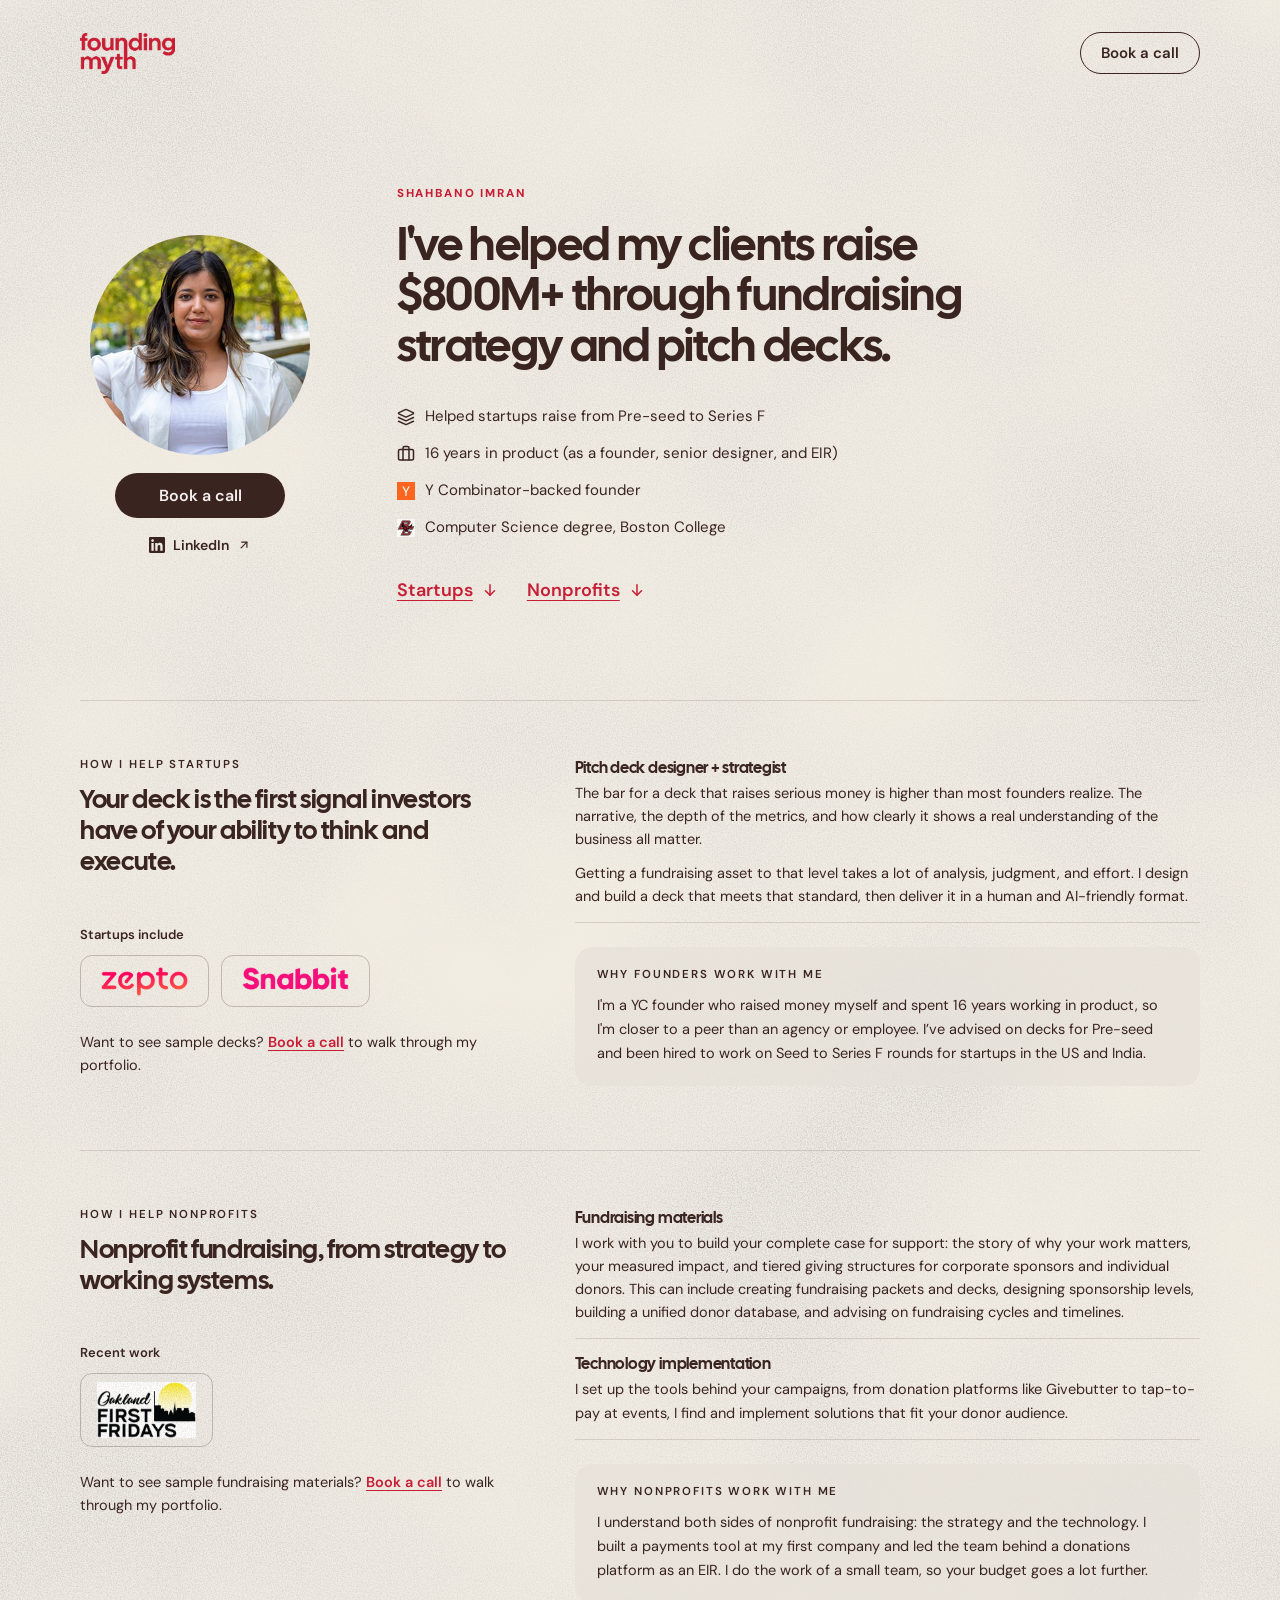
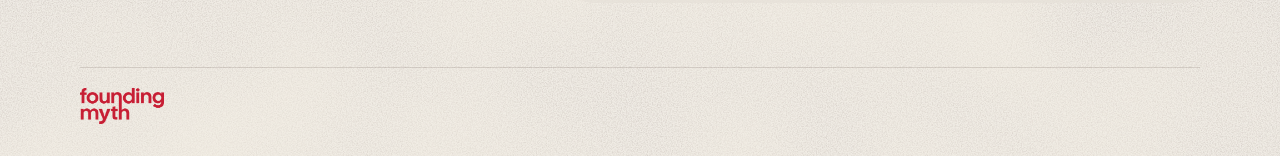
<file: index.html>
<!doctype html>
<html lang="en">
<head>
  <meta charset="utf-8">
  <meta name="viewport" content="width=device-width, initial-scale=1">
  <title>Shahbano Imran | Fundraising &amp; Pitch Deck Consultant</title>
  <meta name="description" content="Helped clients raise $800M+ through fundraising strategy and pitch decks. YC founder. Deck consulting for startups; fundraising help for nonprofits.">
  <meta property="og:type" content="website">
  <meta property="og:url" content="https://foundingmyth.com/">
  <meta property="og:image" content="https://foundingmyth.com/images/headshot.jpg">
  <meta property="og:title" content="Shahbano Imran | Fundraising &amp; Pitch Deck Consultant">
  <meta property="og:description" content="Helped clients raise $800M+ through fundraising strategy and pitch decks. YC founder. Deck consulting for startups; fundraising help for nonprofits.">
  <meta name="twitter:card" content="summary">
  <meta name="twitter:image" content="https://foundingmyth.com/images/headshot.jpg">
  <link rel="canonical" href="https://foundingmyth.com/">
  <meta name="theme-color" content="#EEEAE4">
  <link rel="icon" href="images/favicon.svg" type="image/svg+xml">
  <link rel="icon" href="images/favicon.png" type="image/png" sizes="96x96">
  <link rel="apple-touch-icon" href="images/apple-touch-icon.png">
  <script type="application/ld+json">
{
  "@context": "https://schema.org",
  "@type": "Person",
  "name": "Shahbano Imran",
  "url": "https://foundingmyth.com/",
  "image": "https://foundingmyth.com/images/headshot.jpg",
  "jobTitle": "Fundraising and pitch deck consultant",
  "description": "Fundraising partner and pitch deck consultant for startups, and fundraising help for nonprofits. Y Combinator-backed founder.",
  "sameAs": [
    "https://www.linkedin.com/in/shahbano/"
  ],
  "alumniOf": {
    "@type": "CollegeOrUniversity",
    "name": "Boston College"
  },
  "worksFor": {
    "@type": "Organization",
    "name": "Founding Myth",
    "url": "https://foundingmyth.com/"
  },
  "knowsAbout": [
    "Startup fundraising",
    "Pitch decks",
    "Nonprofit fundraising"
  ]
}
  </script>
  <link rel="preconnect" href="https://fonts.googleapis.com">
  <link rel="preconnect" href="https://fonts.gstatic.com" crossorigin>
  <link rel="stylesheet" href="https://fonts.googleapis.com/css2?family=Cal+Sans&amp;family=DM+Sans:wght@400;500;600;800&amp;display=swap">
  <link rel="stylesheet" href="/texture.css">
  <style>
    * { box-sizing: border-box; }
    html { scroll-behavior: smooth; }
    body { margin: 0; background: #EEEAE4; font-family: 'DM Sans', system-ui, sans-serif; color: #3A2420; }
    h1, h2, h3 { font-family: 'Cal Sans', system-ui, sans-serif; font-weight: 400; margin: 0; letter-spacing: -0.015em; }
    a { color: inherit; text-decoration: none; }
    a:focus-visible { outline: 2px solid #3A2420; outline-offset: 3px; border-radius: 999px; }
    .eyebrow { font-size: 11.5px; font-weight: 600; letter-spacing: 0.16em; text-transform: uppercase; margin: 0; }
    .wrap { max-width: 1120px; margin: 0 auto; width: 100%; }
    .logos { display: flex; align-items: center; flex-wrap: wrap; gap: 12px; margin-top: 48px; }
    .logos .label { flex-basis: 100%; font-size: 13px; font-weight: 600; }
    .logos .logo { height: 40px; min-width: 104px; padding: 0 14px; border-radius: 10px; border: 1px dashed rgba(58,36,32,.35); display: inline-flex; align-items: center; justify-content: center; font-size: 12px; opacity: .75; }
    .hero-band { padding: clamp(40px,6vw,72px) clamp(20px,5vw,48px) clamp(48px,6vw,72px); display: flex; align-items: center; }
    @media (min-width: 821px) { .hero-band { min-height: 68vh; } }
    .logo-tile { display: inline-flex; align-items: center; justify-content: center; height: 52px; padding: 0 20px; border: 1px solid rgba(58,36,32,.25); border-radius: 12px; }
    .anchor { display: block; position: relative; top: -40px; height: 0; visibility: hidden; }
    .band { width: 100%; padding: 0 clamp(20px,5vw,48px) clamp(40px,6vw,64px); }
    .band > .wrap { border-top: 1px solid rgba(58,36,32,.14); padding-top: clamp(36px,5vw,56px); }
    .pill { display: inline-flex; align-items: center; justify-content: center; gap: 8px; padding: 12px 24px; min-height: 44px; border-radius: 999px; font-weight: 600; font-size: 16px; transition: background .15s ease, color .15s ease; }
    .pill-soft { background: rgba(226,218,208,.8); }
    .inline-link { color: #C61E34; font-weight: 600; text-decoration: underline; text-underline-offset: 3px; text-decoration-thickness: 1px; }
    .inline-link:hover { color: #9E1729; }
    .pill-dark { background: #3A2420; color: #F4EEEC; }
    .pill-dark:hover { background: #C61E34; color: #FFFFFF; }
    .pill-soft:hover { background: #C61E34; color: #FFFFFF; }
    .pill-ghost { box-sizing: border-box; background: transparent; border: 1.5px solid #3A2420; transition: background .15s ease, color .15s ease, border-color .15s ease; }
    .pill-ghost:hover { background: #C61E34; border-color: #C61E34; color: #FFFFFF; }
    .jump { display: inline-flex; align-items: center; gap: 8px; font-size: 18px; font-weight: 600; color: #C61E34; text-decoration: underline; text-underline-offset: 4px; text-decoration-thickness: 1px; transition: color .15s ease; }
    .jump:hover { color: #9E1729; }
    .jump svg { transition: transform .15s ease; }
    .jump:hover svg { transform: translateY(2px); }
    .navlink { font-size: 14px; font-weight: 500; }
    .navlink:hover { color: #C61E34; }
    .hero { display: grid; grid-template-columns: 240px minmax(0,1fr); gap: clamp(40px,6vw,80px); align-items: center; }
    .section { display: grid; grid-template-columns: minmax(0,5fr) minmax(0,7fr); gap: clamp(24px,4vw,48px); }
    .services { display: flex; flex-direction: column; }
    .service { padding: 14px 0; border-bottom: 1px solid rgba(58,36,32,.14); }
    .service:first-child { padding-top: 0; }
    .why { margin-top: 24px; padding: 20px 22px; background: rgba(230,224,216,.75); border-radius: 18px; }
    .bullets { list-style: none; padding: 0; margin: 0 0 40px; display: flex; flex-direction: column; gap: 16px; }
    .bullets li { display: flex; align-items: flex-start; font-size: 15px; line-height: 1.4; white-space: nowrap; }
    .bullets .ico { width: 28px; height: 1.4em; flex-shrink: 0; display: flex; align-items: center; justify-content: flex-start; }
    .bullets .ico svg, .bullets .ico img { width: 18px; height: 18px; display: block; }
    .bullets .txt { min-width: 0; }
    @media (max-width: 560px) { .bullets li { white-space: normal; } .hero-left { align-items: flex-start !important; } }
    @media (prefers-reduced-motion: reduce) { html { scroll-behavior: auto; } .jump:hover svg { transform: none; } }
    @media (max-width: 820px) {
      .hero { grid-template-columns: 1fr; }
      .hero-left { align-items: center !important; }
      .section { grid-template-columns: 1fr; }
    }
  </style>
</head>
<body>
<div class="tex" style="width: 100%;">
  <span id="top" style="display: block; height: 0;"></span>

  <!-- NAV -->
  <header style="position: relative; z-index: 30; padding: 32px clamp(20px,5vw,48px) 14px;">
    <div class="wrap" style="display: flex; align-items: center; justify-content: space-between; gap: 20px;">
      <a href="#top" aria-label="Founding Myth home" style="display: flex;">
        <img src="images/logo.png" width="284" height="123" alt="Founding Myth" style="height: 41px; width: 95px; display: block">
      </a>
      <nav style="display: flex; align-items: center; gap: 28px;" aria-label="Main">
        <a href="https://calendly.com/shahbanoi" target="_blank" rel="noopener noreferrer" class="pill pill-ghost" style="padding: 10px 20px; min-height: 42px; font-size: 15px;">Book a call</a>
      </nav>
    </div>
  </header>
  <main>

  <!-- HERO -->
  <section class="hero-band">
    <div class="wrap hero">
      <div class="hero-left" style="display: flex; flex-direction: column; align-items: center; gap: 18px;">
        <img src="images/headshot.jpg" width="440" height="440" fetchpriority="high" decoding="async" alt="Shahbano Imran" style="width: 100%; max-width: 220px; height: auto; aspect-ratio: 1; border-radius: 999px; object-fit: cover; display: block;">
        <a href="https://calendly.com/shahbanoi" target="_blank" rel="noopener noreferrer" class="pill pill-dark" style="min-width: 170px;">Book a call</a>
        <a href="https://www.linkedin.com/in/shahbano/" target="_blank" rel="noopener noreferrer" class="navlink" style="display: inline-flex; align-items: center; gap: 8px; font-size: 14px; font-weight: 600;"><svg width="16" height="16" viewBox="0 0 24 24" fill="currentColor" aria-hidden="true"><path d="M20.447 20.452h-3.554v-5.569c0-1.328-.027-3.037-1.852-3.037-1.853 0-2.136 1.445-2.136 2.939v5.667H9.351V9h3.414v1.561h.046c.477-.9 1.637-1.85 3.37-1.85 3.601 0 4.267 2.37 4.267 5.455v6.286zM5.337 7.433c-1.144 0-2.063-.926-2.063-2.065 0-1.138.92-2.063 2.063-2.063 1.14 0 2.064.925 2.064 2.063 0 1.139-.925 2.065-2.064 2.065zm1.782 13.019H3.555V9h3.564v11.452zM22.225 0H1.771C.792 0 0 .774 0 1.729v20.542C0 23.227.792 24 1.771 24h20.451C23.2 24 24 23.227 24 22.271V1.729C24 .774 23.2 0 22.222 0h.003z"></path></svg>LinkedIn
          <svg width="14" height="14" viewBox="0 0 24 24" fill="none" stroke="currentColor" stroke-width="2" stroke-linecap="round" stroke-linejoin="round" aria-hidden="true"><path d="M7 17L17 7"></path><path d="M8 7h9v9"></path></svg>
        </a>
      </div>
      <div>
        <p class="eyebrow" style="margin-bottom: 18px; color: #C61E34; font-weight: 800;">Shahbano Imran</p>
        <h1 style="font-size: clamp(30px,3.6vw,46px); line-height: 1.1; margin-bottom: 36px; text-wrap: balance;">I've helped my clients raise $800M+ through fundraising strategy and pitch decks.</h1>
        <ul class="bullets">
          <li><span class="ico"><svg viewBox="0 0 24 24" fill="none" stroke="#3A2420" stroke-width="2" stroke-linecap="round" stroke-linejoin="round" aria-hidden="true"><path d="m12.83 2.18a2 2 0 0 0-1.66 0L2.6 6.08a1 1 0 0 0 0 1.83l8.58 3.91a2 2 0 0 0 1.66 0l8.58-3.9a1 1 0 0 0 0-1.83Z"></path><path d="m22 17.65-9.17 4.16a2 2 0 0 1-1.66 0L2 17.65"></path><path d="m22 12.65-9.17 4.16a2 2 0 0 1-1.66 0L2 12.65"></path></svg></span><span class="txt">Helped startups raise from Pre-seed to Series F</span></li>
          <li><span class="ico"><svg viewBox="0 0 24 24" fill="none" stroke="#3A2420" stroke-width="2" stroke-linecap="round" stroke-linejoin="round" aria-hidden="true"><path d="M16 20V4a2 2 0 0 0-2-2h-4a2 2 0 0 0-2 2v16"></path><rect width="20" height="14" x="2" y="6" rx="2"></rect></svg></span><span class="txt">16 years in product (as a founder, senior designer, and EIR)</span></li>
          <li><span class="ico"><img src="images/yc-logo.svg" width="18" height="18" alt="Y Combinator"></span><span class="txt">Y Combinator-backed founder</span></li>
          <li><span class="ico"><img src="images/bc-logo.png" width="72" height="72" alt="Boston College" style="mix-blend-mode: multiply;"></span><span class="txt">Computer Science degree, Boston College</span></li>
        </ul>
        <div style="display: flex; gap: 28px; flex-wrap: wrap;">
          <a href="#startups" class="jump">Startups <svg width="18" height="18" viewBox="0 0 24 24" fill="none" stroke="currentColor" stroke-width="2" stroke-linecap="round" stroke-linejoin="round" aria-hidden="true"><path d="M12 5v14"></path><path d="M6 13l6 6 6-6"></path></svg></a>
          <a href="#nonprofits" class="jump">Nonprofits <svg width="18" height="18" viewBox="0 0 24 24" fill="none" stroke="currentColor" stroke-width="2" stroke-linecap="round" stroke-linejoin="round" aria-hidden="true"><path d="M12 5v14"></path><path d="M6 13l6 6 6-6"></path></svg></a>
        </div>
      </div>
    </div>
  </section>

  <!-- STARTUPS -->
  <section class="band">
    <span id="startups" class="anchor"></span>
    <div class="wrap section">
      <div>
        <p class="eyebrow" style="margin-bottom: 12px;">How I help startups</p>
        <h2 style="font-size: clamp(21px,2.2vw,26px); line-height: 1.2;">Your deck is the first signal investors have of your ability to think and execute.</h2>
        <div class="logos">
          <span class="label">Startups include</span>
          <span class="logo-tile"><img src="images/zepto.png" width="260" height="87" loading="lazy" decoding="async" alt="Zepto" style="height: 29px; width: auto; display: block; transform: translateY(1px);"></span>
          <span class="logo-tile"><img src="images/snabbit.png" width="321" height="72" loading="lazy" decoding="async" alt="Snabbit" style="height: 24px; width: auto; display: block; transform: translateY(-2.6px);"></span>
        </div>
        <p style="margin: 24px 0 0; font-size: 14.5px; line-height: 1.6;">Want to see sample decks? <a href="https://calendly.com/shahbanoi" target="_blank" rel="noopener noreferrer" class="inline-link">Book a call</a> to walk through my portfolio.</p>
      </div>
      <div>
        <div class="services">
          <div class="service">
            <h3 style="font-size: 16px; margin-bottom: 4px;">Pitch deck designer + strategist</h3>
            <p style="margin: 0 0 0; font-size: 14.5px; line-height: 1.6;">The bar for a deck that raises serious money is higher than most founders realize. The narrative, the depth of the metrics, and how clearly it shows a real understanding of the business all matter.</p>
            <p style="margin: 10px 0 0; font-size: 14.5px; line-height: 1.6;">Getting a fundraising asset to that level takes a lot of analysis, judgment, and effort. I design and build a deck that meets that standard, then deliver it in a human and AI-friendly format.</p>
          </div>
        </div>
        <div class="why">
          <p class="eyebrow" style="margin-bottom: 12px;">Why founders work with me</p>
          <p style="margin: 0; font-size: 14.5px; line-height: 1.65;">I'm a YC founder who raised money myself and spent 16 years working in product, so I'm closer to a peer than an agency or employee. I’ve advised on decks for Pre-seed and been hired to work on Seed to Series F rounds for startups in the US and India.</p>
        </div>
      </div>
    </div>
  </section>

  <!-- NONPROFITS -->
  <section class="band">
    <span id="nonprofits" class="anchor"></span>
    <div class="wrap section">
      <div>
        <p class="eyebrow" style="margin-bottom: 12px;">How I help nonprofits</p>
        <h2 style="font-size: clamp(21px,2.2vw,26px); line-height: 1.2;">Nonprofit fundraising, from strategy to working systems.</h2>
        <div class="logos">
          <span class="label">Recent work</span>
          <span class="logo-tile" style="height: auto; padding: 8px 16px;"><img src="images/oakland-first-fridays.png" width="298" height="168" loading="lazy" decoding="async" alt="Oakland First Fridays" style="height: 56px; width: auto; display: block; mix-blend-mode: multiply;"></span>
        </div>
        <p style="margin: 24px 0 0; font-size: 14.5px; line-height: 1.6;">Want to see sample fundraising materials? <a href="https://calendly.com/shahbanoi" target="_blank" rel="noopener noreferrer" class="inline-link">Book a call</a> to walk through my portfolio.</p>
      </div>
      <div>
        <div class="services">
          <div class="service">
            <h3 style="font-size: 16px; margin-bottom: 4px;">Fundraising materials</h3>
            <p style="margin: 0; font-size: 14.5px; line-height: 1.6;">I work with you to build your complete case for support: the story of why your work matters, your measured impact, and tiered giving structures for corporate sponsors and individual donors. This can include creating fundraising packets and decks, designing sponsorship levels, building a unified donor database, and advising on fundraising cycles and timelines.</p>
          </div>
          <div class="service">
            <h3 style="font-size: 16px; margin-bottom: 4px;">Technology implementation</h3>
            <p style="margin: 0 0 0; font-size: 14.5px; line-height: 1.6;">I set up the tools behind your campaigns, from donation platforms like Givebutter to tap-to-pay at events, I find and implement solutions that fit your donor audience.</p>
          </div>
        </div>
        <div class="why">
          <p class="eyebrow" style="margin-bottom: 12px;">Why nonprofits work with me</p>
          <p style="margin: 0; font-size: 14.5px; line-height: 1.65;">I understand both sides of nonprofit fundraising: the strategy and the technology. I built a payments tool at my first company and led the team behind a donations platform as an EIR. I do the work of a small team, so your budget goes a lot further.</p>
        </div>
      </div>
    </div>
  </section>

  <!-- FOOTER -->
  </main>
  <footer style="padding: 0 clamp(20px,5vw,48px) 32px;">
    <div class="wrap" style="border-top: 1px solid rgba(58,36,32,.14); padding-top: 20px; display: flex; align-items: center; justify-content: space-between; flex-wrap: wrap; gap: 16px;">
      <img src="images/logo.png" width="284" height="123" loading="lazy" decoding="async" alt="Founding Myth" style="height: 36px; width: 84px">
      
    </div>
  </footer>

</div>
</body>
</html>
</file>
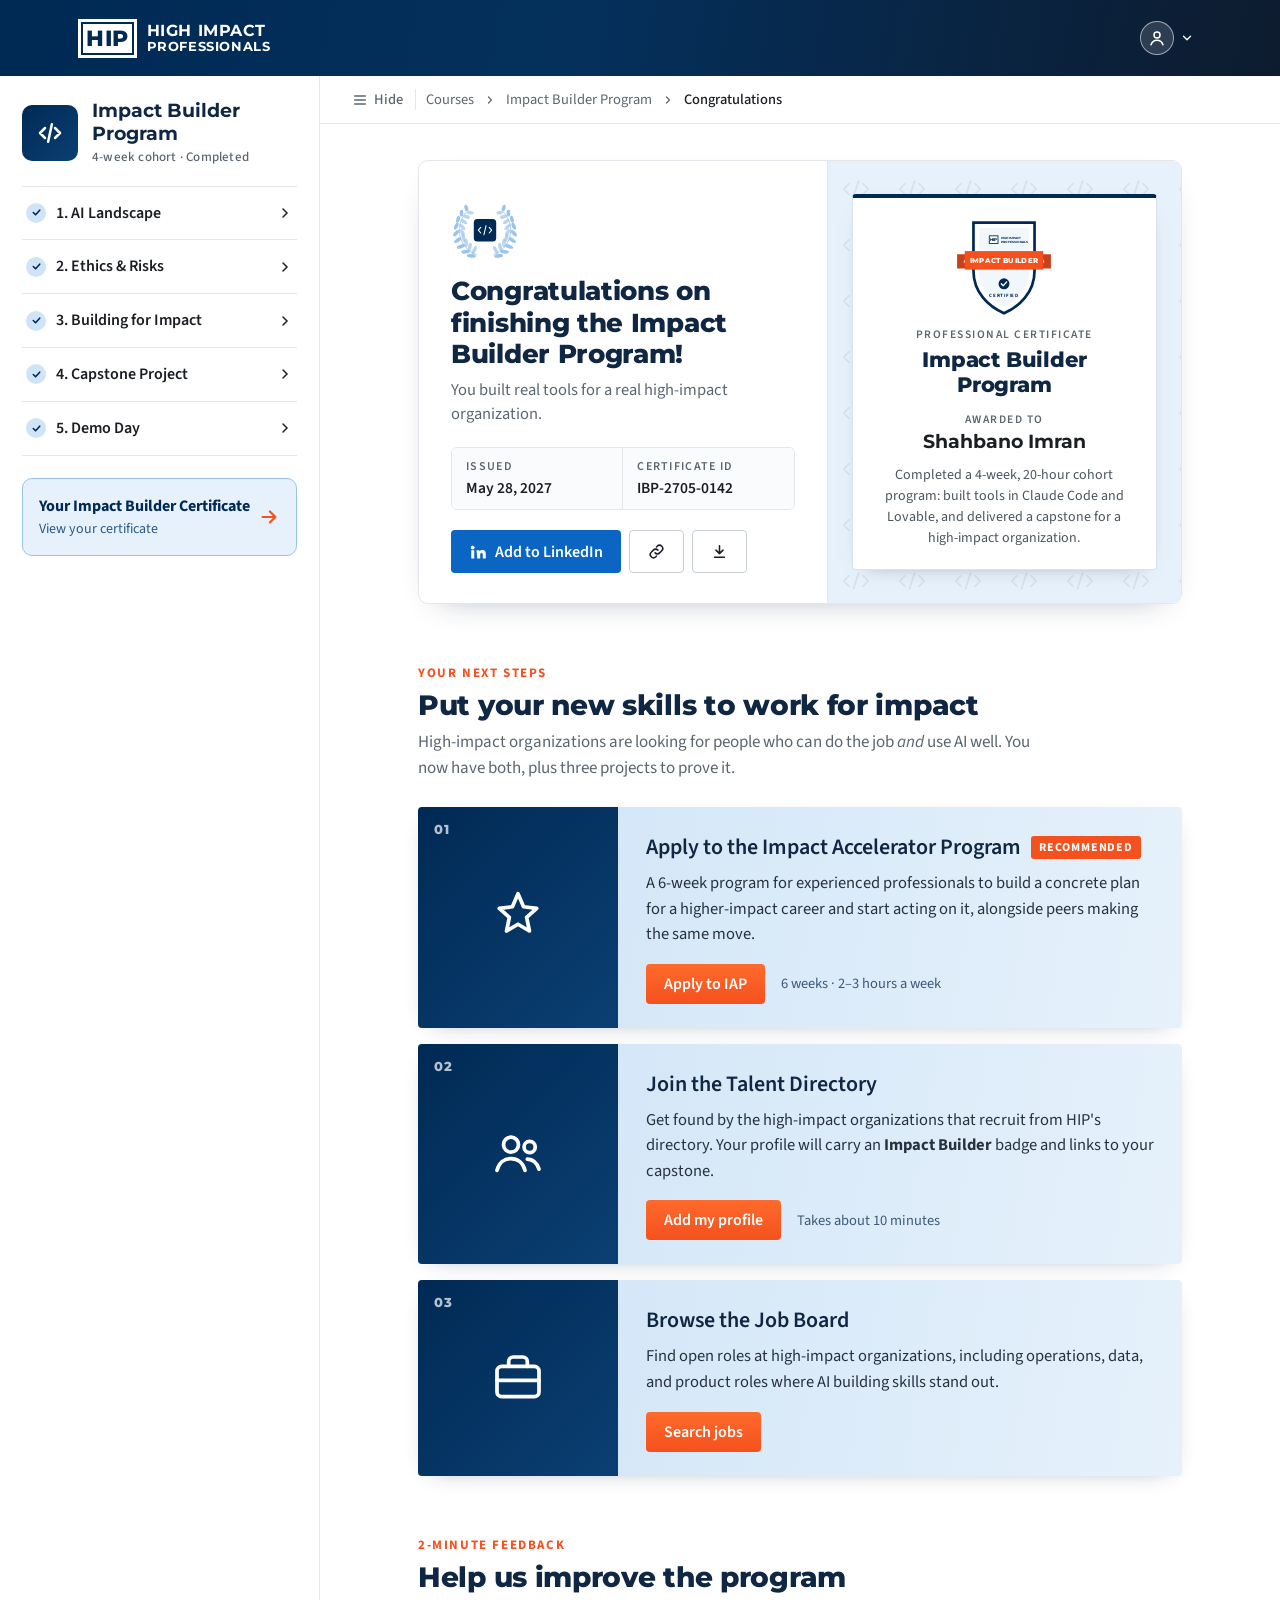
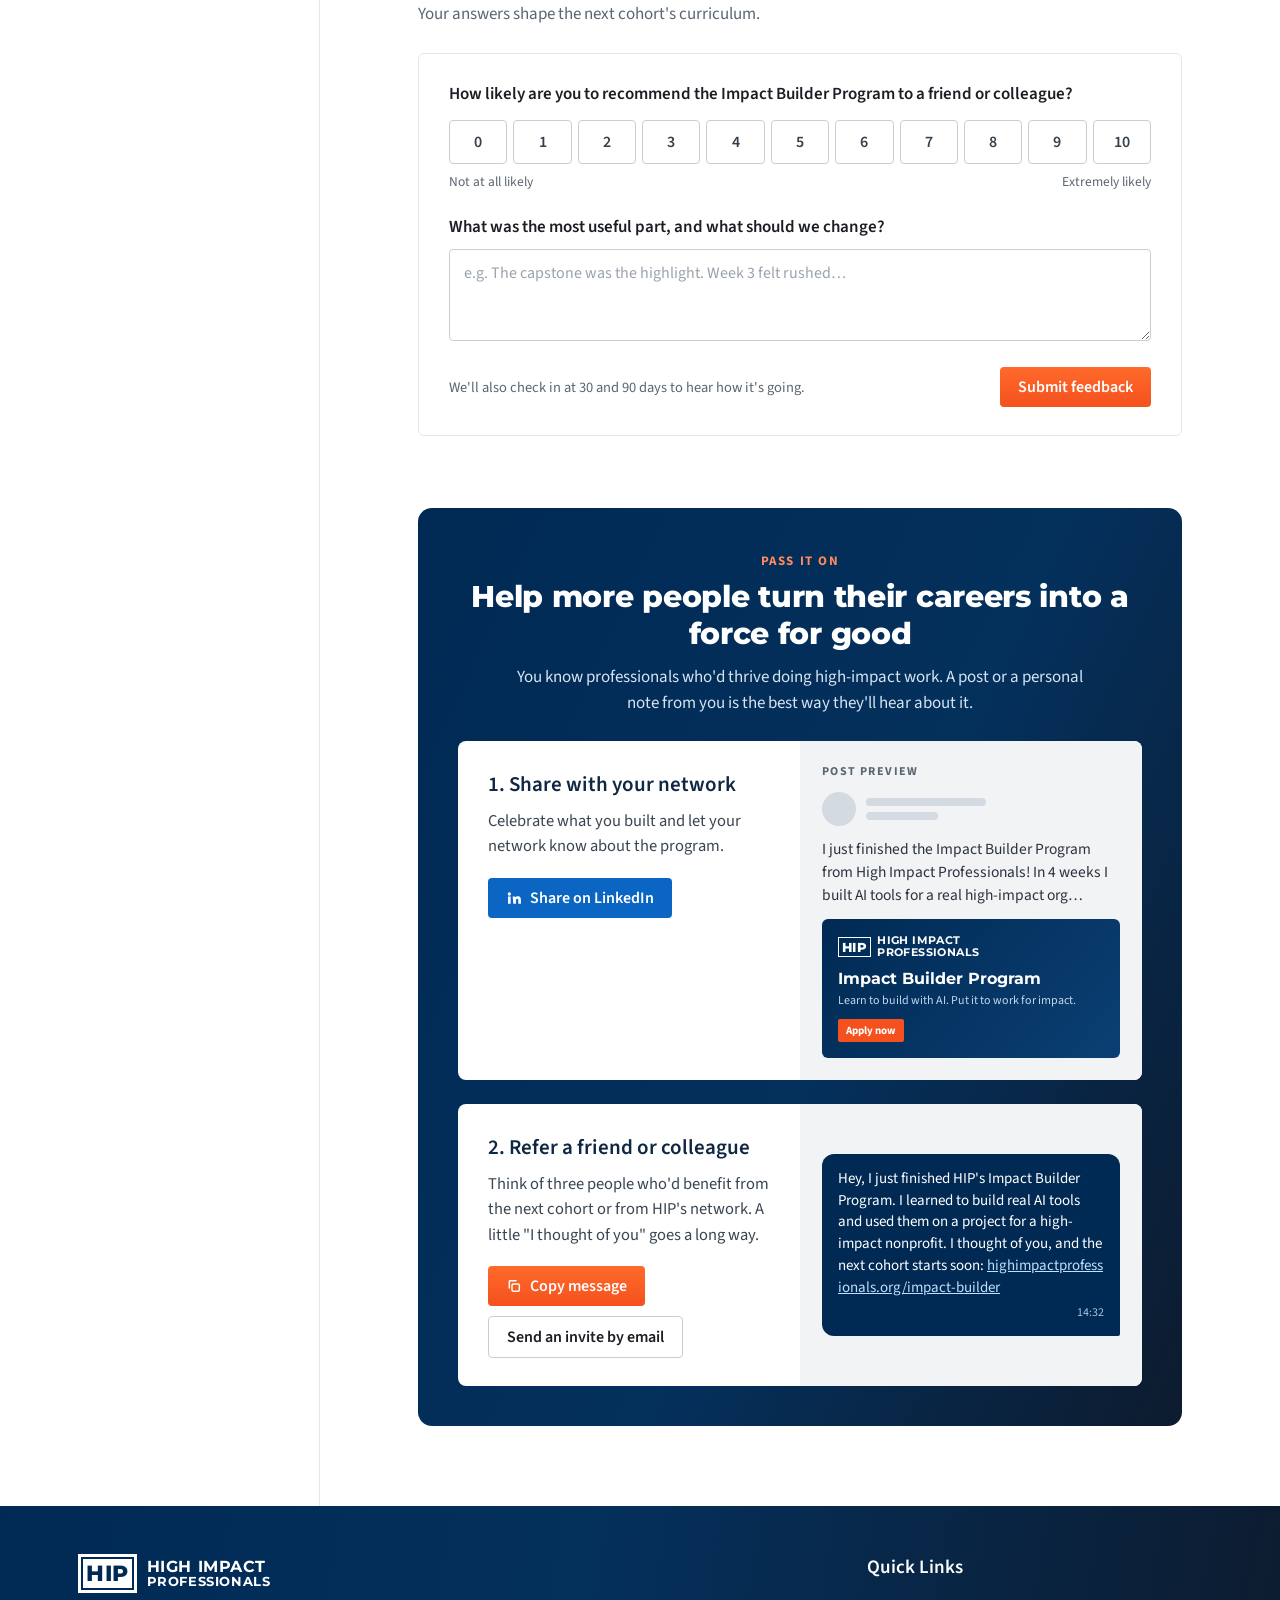
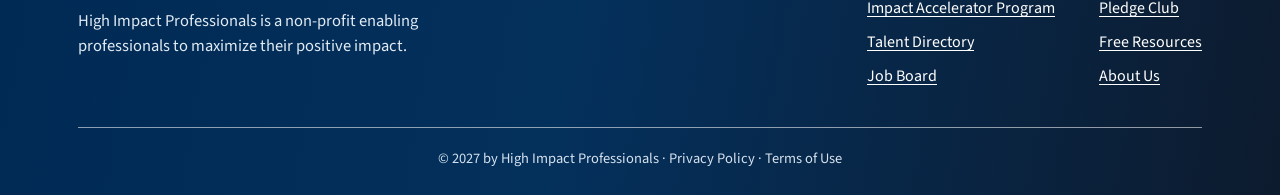
<file: interviewtask-hip-7k2/index.html>
<!DOCTYPE html>
<html lang="en">
<head>
<meta charset="UTF-8">
<meta name="viewport" content="width=device-width, initial-scale=1">
<meta name="robots" content="noindex, nofollow, noarchive">
<meta name="googlebot" content="noindex, nofollow">
<meta name="description" content="Finish page prototype for the Impact Builder Program, a test task for High Impact Professionals by Shahbano Imran.">
<meta property="og:title" content="Impact Builder Program: Finish Page Prototype">
<meta property="og:description" content="Test task for High Impact Professionals by Shahbano Imran.">
<title>Congratulations · Impact Builder Program · High Impact Professionals</title>
<link rel="preconnect" href="https://fonts.googleapis.com">
<link rel="preconnect" href="https://fonts.gstatic.com" crossorigin>
<link href="https://fonts.googleapis.com/css2?family=Montserrat:wght@600;700;800&family=Source+Sans+3:wght@400;500;600;700&display=swap" rel="stylesheet">
<style>
  :root{
    --navy:#002a54;
    --navy-2:#0d1b2e;
    --navy-ink:#0f2742;
    --orange:#f4511e;
    --orange-2:#ff6a2b;
    --sky:#cfe4f7;
    --sky-2:#e6f1fb;
    --bg:#f8f8f8;
    --ink:#1b1f24;
    --muted:#5b6672;
    --line:#e3e6ea;
    --linkedin:#0a66c2;
  }
  *{box-sizing:border-box;margin:0;padding:0}
  body{font-family:"Source Sans 3",system-ui,sans-serif;color:var(--ink);background:#fff;-webkit-font-smoothing:antialiased}
  h1,h2,h3,.display{font-family:"Montserrat","Helvetica Neue",Arial,sans-serif}
  a,button{font:inherit;color:inherit}
  button{cursor:pointer;border:0;background:none}

  /* ---------- Header ---------- */
  .hip-header{background:linear-gradient(100deg,var(--navy) 0%,#04305c 45%,var(--navy-2) 100%);height:76px}
  .hip-header .wrap{max-width:1180px;height:100%;margin:0 auto;padding:0 28px;display:flex;align-items:center;justify-content:space-between}
  .logo{display:flex;align-items:center;gap:10px;text-decoration:none;color:#fff}
  .logo-mark{background:#fff;color:var(--navy);font-family:"Montserrat","Helvetica Neue",Arial,sans-serif;font-weight:800;font-size:22px;letter-spacing:.5px;line-height:1;padding:7px 6px 6px;border:2px solid #fff;outline:2px solid var(--navy);outline-offset:-5px}
  .logo-text{font-family:"Montserrat","Helvetica Neue",Arial,sans-serif;font-weight:700;line-height:1.08;letter-spacing:.6px}
  .logo-text .l1{font-size:15.5px;display:block}
  .logo-text .l2{font-size:12.5px;display:block}
  .account{display:flex;align-items:center;gap:6px;color:#fff;padding:6px 8px;border-radius:999px}
  .account:hover{background:rgba(255,255,255,.08)}
  .avatar{width:34px;height:34px;border-radius:50%;background:rgba(255,255,255,.14);border:1.5px solid rgba(255,255,255,.55);display:grid;place-items:center}

  /* ---------- Layout ---------- */
  .shell{display:grid;grid-template-columns:320px 1fr;min-height:calc(100vh - 76px)}
  aside{border-right:1px solid var(--line);padding:24px 22px;background:#fff}
  .course-head{display:flex;align-items:center;gap:14px;padding-bottom:20px;border-bottom:1px solid var(--line)}
  .course-tile{width:56px;height:56px;border-radius:10px;background:linear-gradient(135deg,var(--navy),#0b3f73);display:grid;place-items:center;flex:none}
  .course-head h2{font-size:19px;font-weight:700;line-height:1.2;color:var(--navy-ink)}
  .course-head small{display:block;font-family:"Source Sans 3",system-ui,sans-serif;font-weight:500;font-size:13px;color:var(--muted);margin-top:2px;letter-spacing:.2px}
  .modules{list-style:none}
  .modules li{display:flex;align-items:center;justify-content:space-between;gap:10px;padding:16px 4px;border-bottom:1px solid var(--line);font-weight:600;font-size:16px;line-height:1.3}
  .modules li .done{display:inline-grid;place-items:center;width:20px;height:20px;border-radius:50%;background:var(--sky);color:var(--navy);flex:none;margin-right:10px}
  .modules li span.t{display:flex;align-items:center}
  .cert-link{margin-top:22px;display:flex;justify-content:space-between;align-items:center;padding:16px;border:1px solid #9cc4ea;background:var(--sky-2);border-radius:10px;color:var(--navy)}
  .cert-link b{display:block;font-size:16px}
  .cert-link small{font-size:14px;color:#2b5a87}

  main{background:#fff;min-width:0}
  .crumbs{display:flex;align-items:center;gap:10px;padding:13px 32px;border-bottom:1px solid var(--line);font-size:14.5px;color:var(--muted)}
  .crumbs .hide{display:flex;align-items:center;gap:6px;padding-right:12px;border-right:1px solid var(--line);font-weight:500}
  .crumbs .cur{color:var(--ink);font-weight:500}
  .crumbs{white-space:nowrap;overflow-x:auto}
  .content{max-width:820px;margin:0 auto;padding:36px 28px 80px}

  /* ---------- Certificate card ---------- */
  .done-card{display:grid;grid-template-columns:1.15fr 1fr;border:1px solid var(--line);border-radius:10px;overflow:hidden;box-shadow:0 12px 32px -22px rgba(0,30,60,.45);background:#fff}
  .done-left{padding:30px 32px 30px}
  .laurel-sm{width:84px;height:77px;display:block;margin-left:-8px}
  .done-left h1{font-size:26px;line-height:1.22;font-weight:800;color:var(--navy-ink);letter-spacing:-.3px;margin-top:8px}
  .done-left .sub{margin-top:8px;font-size:16.5px;color:var(--muted);line-height:1.45}
  .meta{display:flex;gap:0;margin-top:20px;border:1px solid var(--line);border-radius:6px;overflow:hidden}
  .meta div{flex:1;padding:10px 14px;background:#fafbfc}
  .meta div+div{border-left:1px solid var(--line)}
  .meta dt{font-size:12px;font-weight:600;letter-spacing:1.3px;text-transform:uppercase;color:var(--muted)}
  .meta dd{font-size:15.5px;font-weight:600;margin-top:2px;color:var(--ink)}
  .cert-actions{display:flex;gap:8px;margin-top:20px;flex-wrap:wrap}
  .btn-sm{padding:10px 14px;font-size:15px}
  .btn-icon{padding:10px 12px}
  .done-right{background-color:var(--sky-2);background-image:url("data:image/svg+xml,%3Csvg xmlns='http://www.w3.org/2000/svg' width='56' height='56' viewBox='0 0 64 64'%3E%3Cpath d='M24 26l-6 6 6 6M40 26l6 6-6 6M35 23l-6 18' fill='none' stroke='%23002a54' stroke-opacity='.08' stroke-width='2' stroke-linecap='round' stroke-linejoin='round'/%3E%3C/svg%3E");padding:24px;display:grid;place-items:center;border-left:1px solid var(--line)}
  .mini-cert{background:#fff;border:1px solid #d5e3f1;border-top:4px solid var(--navy);border-radius:4px;padding:18px 20px 20px;text-align:center;width:100%;box-shadow:0 8px 20px -16px rgba(0,30,60,.5)}
  .badge-sm{width:120px;height:104px;display:block;margin:0 auto 6px}
  .eyebrow{font-size:11.5px;font-weight:600;letter-spacing:1.5px;text-transform:uppercase;color:var(--muted)}
  .mc-title{font-family:"Montserrat","Helvetica Neue",Arial,sans-serif;font-size:21px;font-weight:800;color:var(--navy-ink);margin-top:4px;letter-spacing:-.2px}
  .mc-aw{margin-top:14px}
  .mc-name{font-family:"Montserrat","Helvetica Neue",Arial,sans-serif;font-size:19px;font-weight:700;margin-top:2px}
  .mc-desc{margin-top:12px;font-size:14px;line-height:1.5;color:#4a5560}
  .mini-logo{display:flex;align-items:center;gap:6px;font-family:"Montserrat","Helvetica Neue",Arial,sans-serif;font-weight:700;color:var(--navy);font-size:11px;letter-spacing:.4px;line-height:1.05}
  .mini-logo .m{border:1.5px solid var(--navy);padding:3px 3px 2px;font-weight:800;font-size:13px}
  .btn{display:inline-flex;align-items:center;gap:8px;font-weight:600;font-size:16px;border-radius:4px;padding:12px 18px;line-height:1;white-space:nowrap;transition:filter .15s, background .15s}
  .btn-li{background:var(--linkedin);color:#fff}
  .btn-li:hover{filter:brightness(1.08)}
  .btn-ghost{border:1px solid #c9ced4;background:#fff;color:var(--ink)}
  .btn-ghost:hover{background:#f3f5f7}
  .btn-orange{background:linear-gradient(180deg,var(--orange-2),var(--orange));color:#fff}
  .btn-orange:hover{filter:brightness(1.06)}
  .btn-outline{border:1.5px solid var(--orange);color:var(--navy);background:#fff}

  /* ---------- Section heads ---------- */
  section.block{margin-top:60px}
  .sec-eyebrow{font-size:13px;font-weight:700;letter-spacing:1.6px;text-transform:uppercase;color:var(--orange)}
  .sec-title{font-size:28px;font-weight:800;color:var(--navy-ink);margin-top:6px;letter-spacing:-.3px}
  .sec-sub{margin-top:8px;font-size:17px;color:var(--muted);line-height:1.5;max-width:640px}

  /* ---------- Next steps ---------- */
  .steps{display:grid;gap:16px;margin-top:26px}
  .step{display:grid;grid-template-columns:200px 1fr;border-radius:4px;overflow:hidden;box-shadow:0 6px 22px -14px rgba(0,30,60,.45);background:linear-gradient(100deg,var(--sky) 0%,var(--sky-2) 100%)}
  .step .art{background:linear-gradient(135deg,var(--navy),#0b3f73);display:grid;place-items:center;position:relative}
  .step .art .num{position:absolute;z-index:1;top:14px;left:16px;font-family:"Montserrat","Helvetica Neue",Arial,sans-serif;font-weight:800;font-size:13px;letter-spacing:1px;color:rgba(255,255,255,.7)}
  .step .copy{padding:24px 28px}
  .step h3{font-family:"Source Sans 3",system-ui,sans-serif;font-size:22px;font-weight:600;color:var(--navy-ink);display:flex;align-items:center;gap:10px;flex-wrap:wrap}
  .tag{font-family:"Source Sans 3",system-ui,sans-serif;font-size:12px;font-weight:700;letter-spacing:.8px;text-transform:uppercase;background:var(--orange);color:#fff;padding:3px 8px;border-radius:3px}
  .step p{margin-top:8px;font-size:16.5px;line-height:1.55;color:#28323d}
  .step .row{display:flex;align-items:center;gap:16px;margin-top:16px;flex-wrap:wrap}
  .step .note{font-size:14.5px;color:#3c5a78}

  /* ---------- Survey ---------- */
  .survey{margin-top:26px;border:1px solid var(--line);border-radius:6px;padding:28px 30px;background:#fff}
  .survey label.q{display:block;font-weight:600;font-size:17px;color:var(--ink)}
  .nps{display:grid;grid-template-columns:repeat(11,1fr);gap:6px;margin-top:14px}
  .nps input{position:absolute;opacity:0;pointer-events:none}
  .nps label{display:grid;place-items:center;height:44px;border:1px solid #c9ced4;border-radius:4px;font-weight:600;color:#33404d;cursor:pointer;transition:all .12s;background:#fff}
  .nps label:hover{border-color:var(--navy);background:var(--sky-2)}
  .nps input:checked + label{background:var(--navy);border-color:var(--navy);color:#fff}
  .nps-scale{display:flex;justify-content:space-between;font-size:13.5px;color:var(--muted);margin-top:8px}
  .survey textarea{width:100%;margin-top:10px;min-height:92px;border:1px solid #c9ced4;border-radius:4px;padding:12px 14px;font:inherit;font-size:16px;resize:vertical;color:var(--ink)}
  .survey textarea::placeholder{color:#9aa3ad}
  .survey textarea:focus{outline:2px solid #9cc4ea;border-color:var(--navy)}
  .survey .foot{display:flex;justify-content:space-between;align-items:center;margin-top:20px;gap:12px;flex-wrap:wrap}
  .survey .foot small{color:var(--muted);font-size:14.5px}
  .mt{margin-top:24px}

  /* ---------- Refer ---------- */
  .refer{margin-top:72px;border-radius:14px;padding:44px 40px 40px;background:linear-gradient(115deg,var(--navy) 0%,#04305c 55%,var(--navy-2) 100%);color:#fff;text-align:center}
  .refer .sec-eyebrow{color:#ff8a5c}
  .refer h2{font-size:30px;font-weight:800;margin-top:8px;letter-spacing:-.3px}
  .refer > p{margin:12px auto 0;max-width:600px;font-size:17px;line-height:1.55;color:#d6e4f2}
  .refer-card{margin-top:24px;display:grid;grid-template-columns:1fr 1fr;background:#fff;color:var(--ink);border-radius:8px;overflow:hidden;text-align:left}
  .refer-card .l{padding:28px 30px}
  .refer-card .l h3{font-family:"Source Sans 3",system-ui,sans-serif;font-size:21px;font-weight:600;color:var(--navy-ink)}
  .refer-card .l p{margin-top:10px;font-size:16.5px;line-height:1.55;color:#3a4552}
  .refer-card .l .btns{display:flex;flex-direction:column;align-items:flex-start;gap:10px;margin-top:18px}
  .refer-card .r{background:#f1f3f5;padding:22px;display:flex;flex-direction:column;justify-content:center}
  .preview-lbl{font-size:12px;font-weight:700;letter-spacing:1.4px;color:var(--muted);text-transform:uppercase}
  .post-head{display:flex;align-items:center;gap:10px;margin-top:12px}
  .post-head .pa{width:34px;height:34px;border-radius:50%;background:#d4dae1}
  .post-head .lines span{display:block;height:8px;border-radius:4px;background:#d4dae1}
  .post-head .lines span+span{margin-top:6px;width:60%}
  .post-text{margin-top:12px;font-size:15.5px;line-height:1.5;color:#2a333d}
  .post-img{margin-top:12px;border-radius:6px;padding:16px;background:linear-gradient(130deg,var(--navy),#0b3f73);color:#fff}
  .post-img .pt{font-family:"Montserrat","Helvetica Neue",Arial,sans-serif;font-weight:700;font-size:16px;margin-top:10px}
  .post-img .ps{font-size:12px;color:#c4d6ea;margin-top:4px}
  .post-img .pb{display:inline-block;margin-top:10px;background:var(--orange);font-size:11px;font-weight:700;padding:4px 8px;border-radius:2px}
  .bubble{align-self:flex-end;max-width:300px;background:var(--navy);color:#fff;border-radius:12px 12px 2px 12px;padding:14px 16px;font-size:15px;line-height:1.45}
  .bubble u{color:#bfe0ff;word-break:break-all}
  .bubble .time{display:block;text-align:right;font-size:12px;color:#a9c3de;margin-top:6px}

  /* ---------- Footer ---------- */
  footer{background:linear-gradient(100deg,var(--navy) 0%,#04305c 45%,var(--navy-2) 100%);color:#fff}
  footer .wrap{max-width:1180px;margin:0 auto;padding:48px 28px 26px}
  footer .top{display:flex;justify-content:space-between;gap:40px;flex-wrap:wrap}
  footer .tagline{margin-top:16px;max-width:340px;font-size:16.5px;line-height:1.5;color:#e2ebf4}
  footer .links{display:grid;grid-template-columns:repeat(2,auto);gap:12px 44px;align-content:start}
  footer .links span{text-decoration:underline;text-underline-offset:3px;font-size:16px;color:#fff;cursor:default}
  footer .links h4{grid-column:1/-1;font-family:"Source Sans 3",system-ui,sans-serif;font-size:19px;font-weight:600;margin-bottom:4px}
  footer .bottom{margin-top:40px;padding-top:20px;border-top:1px solid rgba(255,255,255,.55);text-align:center;font-size:14.5px;color:#d6e2ee}

  @media (max-width:960px){
    .shell{grid-template-columns:1fr}
    aside{display:none}
  }
  @media (max-width:680px){
    .done-card{grid-template-columns:1fr}
    .done-right{border-left:0;border-top:1px solid var(--line)}
    .done-left{padding:24px 22px}
    .step{grid-template-columns:1fr}
    .step .art{height:110px}
    .refer{padding:32px 18px}
    .refer-card{grid-template-columns:1fr}
    .nps{grid-template-columns:repeat(6,1fr)}
    .logo-text{display:none}
  }
</style>
</head>
<body>

<!-- ===== Header (logo returns to highimpactprofessionals.org; avatar = account/courses dropdown) ===== -->
<header class="hip-header">
  <div class="wrap">
    <span class="logo" aria-label="High Impact Professionals home">
      <span class="logo-mark">HIP</span>
      <span class="logo-text"><span class="l1">HIGH IMPACT</span><span class="l2">PROFESSIONALS</span></span>
    </span>
    <button class="account" aria-label="Account menu: my courses">
      <span class="avatar">
        <svg width="18" height="18" viewBox="0 0 24 24" fill="none" stroke="#fff" stroke-width="2" stroke-linecap="round"><circle cx="12" cy="8" r="4"/><path d="M4 21c1.5-4 4.5-6 8-6s6.5 2 8 6"/></svg>
      </span>
      <svg width="14" height="14" viewBox="0 0 24 24" fill="none" stroke="#fff" stroke-width="2.4" stroke-linecap="round" stroke-linejoin="round"><path d="M6 9l6 6 6-6"/></svg>
    </button>
  </div>
</header>

<div class="shell">

  <!-- ===== Sidebar: course modules ===== -->
  <aside>
    <div class="course-head">
      <div class="course-tile">
        <svg width="30" height="30" viewBox="0 0 24 24" fill="none" stroke="#fff" stroke-width="2" stroke-linecap="round" stroke-linejoin="round"><path d="M8 8l-4 4 4 4M16 8l4 4-4 4M13.5 5l-3 14"/></svg>
      </div>
      <div>
        <h2>Impact Builder Program</h2>
        <small>4-week cohort · Completed</small>
      </div>
    </div>
    <ul class="modules">
      <li><span class="t"><span class="done"><svg width="11" height="11" viewBox="0 0 24 24" fill="none" stroke="currentColor" stroke-width="3.5" stroke-linecap="round" stroke-linejoin="round"><path d="M5 12l5 5 9-10"/></svg></span>1. AI Landscape</span><svg width="16" height="16" viewBox="0 0 24 24" fill="none" stroke="currentColor" stroke-width="2.2" stroke-linecap="round"><path d="M9 6l6 6-6 6"/></svg></li>
      <li><span class="t"><span class="done"><svg width="11" height="11" viewBox="0 0 24 24" fill="none" stroke="currentColor" stroke-width="3.5" stroke-linecap="round" stroke-linejoin="round"><path d="M5 12l5 5 9-10"/></svg></span>2. Ethics &amp; Risks</span><svg width="16" height="16" viewBox="0 0 24 24" fill="none" stroke="currentColor" stroke-width="2.2" stroke-linecap="round"><path d="M9 6l6 6-6 6"/></svg></li>
      <li><span class="t"><span class="done"><svg width="11" height="11" viewBox="0 0 24 24" fill="none" stroke="currentColor" stroke-width="3.5" stroke-linecap="round" stroke-linejoin="round"><path d="M5 12l5 5 9-10"/></svg></span>3. Building for Impact</span><svg width="16" height="16" viewBox="0 0 24 24" fill="none" stroke="currentColor" stroke-width="2.2" stroke-linecap="round"><path d="M9 6l6 6-6 6"/></svg></li>
      <li><span class="t"><span class="done"><svg width="11" height="11" viewBox="0 0 24 24" fill="none" stroke="currentColor" stroke-width="3.5" stroke-linecap="round" stroke-linejoin="round"><path d="M5 12l5 5 9-10"/></svg></span>4. Capstone Project</span><svg width="16" height="16" viewBox="0 0 24 24" fill="none" stroke="currentColor" stroke-width="2.2" stroke-linecap="round"><path d="M9 6l6 6-6 6"/></svg></li>
      <li><span class="t"><span class="done"><svg width="11" height="11" viewBox="0 0 24 24" fill="none" stroke="currentColor" stroke-width="3.5" stroke-linecap="round" stroke-linejoin="round"><path d="M5 12l5 5 9-10"/></svg></span>5. Demo Day</span><svg width="16" height="16" viewBox="0 0 24 24" fill="none" stroke="currentColor" stroke-width="2.2" stroke-linecap="round"><path d="M9 6l6 6-6 6"/></svg></li>
    </ul>
    <div class="cert-link">
      <div><b>Your Impact Builder Certificate</b><small>View your certificate</small></div>
      <svg width="22" height="22" viewBox="0 0 24 24" fill="none" stroke="var(--orange)" stroke-width="2.4" stroke-linecap="round" stroke-linejoin="round"><path d="M5 12h14M13 6l6 6-6 6"/></svg>
    </div>
  </aside>

  <!-- ===== Main ===== -->
  <main>
    <div class="crumbs">
      <span class="hide"><svg width="16" height="16" viewBox="0 0 24 24" fill="none" stroke="currentColor" stroke-width="2" stroke-linecap="round"><path d="M4 6h16M4 12h16M4 18h16"/></svg>Hide</span>
      <span>Courses</span>
      <svg width="12" height="12" viewBox="0 0 24 24" fill="none" stroke="currentColor" stroke-width="2.4" stroke-linecap="round"><path d="M9 6l6 6-6 6"/></svg>
      <span>Impact Builder Program</span>
      <svg width="12" height="12" viewBox="0 0 24 24" fill="none" stroke="currentColor" stroke-width="2.4" stroke-linecap="round"><path d="M9 6l6 6-6 6"/></svg>
      <span class="cur">Congratulations</span>
    </div>

    <div class="content">

      <!-- ===== 1. Certificate card ===== -->
      <div class="done-card">
        <div class="done-left">
          <svg class="laurel-sm" viewBox="0 0 240 220" aria-hidden="true">
            <g fill="#9cc4ea"><path d="M94.7 181.5 A74 74 0 0 1 72.4 55.3" fill="none" stroke="#9cc4ea" stroke-width="2.5" stroke-linecap="round"/><ellipse cx="81.0" cy="185.3" rx="5.2" ry="13.0" opacity="1" transform="rotate(97.0 81.0 185.3)"/><ellipse cx="89.5" cy="169.4" rx="5.2" ry="13.0" opacity="0.7" transform="rotate(27.0 89.5 169.4)"/><ellipse cx="64.5" cy="173.7" rx="5.2" ry="12.6" opacity="1" transform="rotate(83.0 64.5 173.7)"/><ellipse cx="76.5" cy="160.3" rx="5.2" ry="12.6" opacity="0.7" transform="rotate(13.0 76.5 160.3)"/><ellipse cx="51.2" cy="158.4" rx="5.2" ry="12.1" opacity="1" transform="rotate(69.0 51.2 158.4)"/><ellipse cx="66.1" cy="148.3" rx="5.2" ry="12.1" opacity="0.7" transform="rotate(-1.0 66.1 148.3)"/><ellipse cx="42.0" cy="140.4" rx="5.2" ry="11.7" opacity="1" transform="rotate(55.0 42.0 140.4)"/><ellipse cx="58.9" cy="134.2" rx="5.2" ry="11.7" opacity="0.7" transform="rotate(-15.0 58.9 134.2)"/><ellipse cx="37.5" cy="120.7" rx="5.2" ry="11.2" opacity="1" transform="rotate(41.0 37.5 120.7)"/><ellipse cx="55.4" cy="118.8" rx="5.2" ry="11.2" opacity="0.7" transform="rotate(-29.0 55.4 118.8)"/><ellipse cx="37.8" cy="100.4" rx="5.2" ry="10.8" opacity="1" transform="rotate(27.0 37.8 100.4)"/><ellipse cx="55.6" cy="103.0" rx="5.2" ry="10.8" opacity="0.7" transform="rotate(-43.0 55.6 103.0)"/><ellipse cx="43.0" cy="80.9" rx="5.2" ry="10.3" opacity="1" transform="rotate(13.0 43.0 80.9)"/><ellipse cx="59.7" cy="87.7" rx="5.2" ry="10.3" opacity="0.7" transform="rotate(-57.0 59.7 87.7)"/><ellipse cx="52.9" cy="63.2" rx="5.2" ry="9.8" opacity="1" transform="rotate(-1.0 52.9 63.2)"/><ellipse cx="67.4" cy="73.8" rx="5.2" ry="9.8" opacity="0.7" transform="rotate(-71.0 67.4 73.8)"/><ellipse cx="66.6" cy="48.4" rx="5.2" ry="9.4" opacity="1" transform="rotate(-15.0 66.6 48.4)"/><ellipse cx="78.2" cy="62.2" rx="5.2" ry="9.4" opacity="0.7" transform="rotate(-85.0 78.2 62.2)"/><path d="M145.3 181.5 A74 74 0 0 0 167.6 55.3" fill="none" stroke="#9cc4ea" stroke-width="2.5" stroke-linecap="round"/><ellipse cx="159.0" cy="185.3" rx="5.2" ry="13.0" opacity="1" transform="rotate(-97.0 159.0 185.3)"/><ellipse cx="150.5" cy="169.4" rx="5.2" ry="13.0" opacity="0.7" transform="rotate(-27.0 150.5 169.4)"/><ellipse cx="175.5" cy="173.7" rx="5.2" ry="12.6" opacity="1" transform="rotate(-83.0 175.5 173.7)"/><ellipse cx="163.5" cy="160.3" rx="5.2" ry="12.6" opacity="0.7" transform="rotate(-13.0 163.5 160.3)"/><ellipse cx="188.8" cy="158.4" rx="5.2" ry="12.1" opacity="1" transform="rotate(-69.0 188.8 158.4)"/><ellipse cx="173.9" cy="148.3" rx="5.2" ry="12.1" opacity="0.7" transform="rotate(1.0 173.9 148.3)"/><ellipse cx="198.0" cy="140.4" rx="5.2" ry="11.7" opacity="1" transform="rotate(-55.0 198.0 140.4)"/><ellipse cx="181.1" cy="134.2" rx="5.2" ry="11.7" opacity="0.7" transform="rotate(15.0 181.1 134.2)"/><ellipse cx="202.5" cy="120.7" rx="5.2" ry="11.2" opacity="1" transform="rotate(-41.0 202.5 120.7)"/><ellipse cx="184.6" cy="118.8" rx="5.2" ry="11.2" opacity="0.7" transform="rotate(29.0 184.6 118.8)"/><ellipse cx="202.2" cy="100.4" rx="5.2" ry="10.8" opacity="1" transform="rotate(-27.0 202.2 100.4)"/><ellipse cx="184.4" cy="103.0" rx="5.2" ry="10.8" opacity="0.7" transform="rotate(43.0 184.4 103.0)"/><ellipse cx="197.0" cy="80.9" rx="5.2" ry="10.3" opacity="1" transform="rotate(-13.0 197.0 80.9)"/><ellipse cx="180.3" cy="87.7" rx="5.2" ry="10.3" opacity="0.7" transform="rotate(57.0 180.3 87.7)"/><ellipse cx="187.1" cy="63.2" rx="5.2" ry="9.8" opacity="1" transform="rotate(1.0 187.1 63.2)"/><ellipse cx="172.6" cy="73.8" rx="5.2" ry="9.8" opacity="0.7" transform="rotate(71.0 172.6 73.8)"/><ellipse cx="173.4" cy="48.4" rx="5.2" ry="9.4" opacity="1" transform="rotate(15.0 173.4 48.4)"/><ellipse cx="161.8" cy="62.2" rx="5.2" ry="9.4" opacity="0.7" transform="rotate(85.0 161.8 62.2)"/></g>
            <rect x="88" y="80" width="64" height="64" rx="10" fill="#002a54"/>
            <path d="M108 104l-7 8 7 8M132 104l7 8-7 8M123 99l-6 26" fill="none" stroke="#fff" stroke-width="3" stroke-linecap="round" stroke-linejoin="round"/>
          </svg>
          <h1>Congratulations on finishing the Impact Builder Program!</h1>
          <p class="sub">You built real tools for a real high-impact organization.</p>
          <dl class="meta">
            <div><dt>Issued</dt><dd>May 28, 2027</dd></div>
            <div><dt>Certificate ID</dt><dd>IBP-2705-0142</dd></div>
          </dl>
          <div class="cert-actions">
            <button class="btn btn-li btn-sm"><svg width="18" height="18" viewBox="0 0 24 24" fill="#fff"><path d="M4.98 3.5a2.5 2.5 0 11-.01 5 2.5 2.5 0 01.01-5zM3 9.75h4v11H3zm7 0h3.8v1.5h.05c.53-1 1.83-2.05 3.77-2.05 4.03 0 4.78 2.65 4.78 6.1v5.45h-4v-4.83c0-1.15-.02-2.63-1.6-2.63-1.6 0-1.85 1.25-1.85 2.55v4.91h-4z"/></svg>Add to LinkedIn</button>
            <button class="btn btn-ghost btn-sm btn-icon" aria-label="Copy link" title="Copy link"><svg width="17" height="17" viewBox="0 0 24 24" fill="none" stroke="currentColor" stroke-width="2.2" stroke-linecap="round"><path d="M10 14a4.5 4.5 0 006.4 0l3-3a4.5 4.5 0 00-6.4-6.4l-1 1M14 10a4.5 4.5 0 00-6.4 0l-3 3a4.5 4.5 0 006.4 6.4l1-1"/></svg></button>
            <button class="btn btn-ghost btn-sm btn-icon" aria-label="Download PDF" title="Download PDF"><svg width="17" height="17" viewBox="0 0 24 24" fill="none" stroke="currentColor" stroke-width="2.2" stroke-linecap="round" stroke-linejoin="round"><path d="M12 4v11M7 10l5 5 5-5M5 20h14"/></svg></button>
          </div>
        </div>
        <div class="done-right">
          <div class="mini-cert">
            <svg class="badge-sm" viewBox="0 0 220 190" aria-hidden="true">
              <path d="M54 12h112v88c0 40-28 66-56 78-28-12-56-38-56-78z" fill="#fff" stroke="#002a54" stroke-width="5"/>
              <path d="M64 22h92v78c0 33-22 55-46 66-24-11-46-33-46-66z" fill="#f2f7fc"/>
              <g transform="translate(83 36)">
                <rect width="16" height="14" fill="#fff" stroke="#002a54" stroke-width="1.6"/>
                <text x="8" y="10.4" text-anchor="middle" font-family="Montserrat, Helvetica Neue, Arial, sans-serif" font-weight="800" font-size="7.5" fill="#002a54">HIP</text>
                <text x="21" y="6" font-family="Montserrat, Helvetica Neue, Arial, sans-serif" font-weight="700" font-size="5.6" fill="#002a54">HIGH IMPACT</text>
                <text x="21" y="12.6" font-family="Montserrat, Helvetica Neue, Arial, sans-serif" font-weight="700" font-size="4.6" fill="#002a54">PROFESSIONALS</text>
              </g>
              <path d="M24 70h20l-8 13 8 13H24z" fill="#c9401a"/>
              <path d="M196 70h-20l8 13-8 13h20z" fill="#c9401a"/>
              <rect x="38" y="64" width="144" height="34" fill="#f4511e"/>
              <text x="110" y="86.5" text-anchor="middle" font-family="Montserrat, Helvetica Neue, Arial, sans-serif" font-weight="800" font-size="12.5" letter-spacing=".6" fill="#fff">IMPACT BUILDER</text>
              <circle cx="110" cy="124" r="10" fill="#002a54"/>
              <path d="M105 124l3.5 3.5 6.5-7" fill="none" stroke="#fff" stroke-width="2.4" stroke-linecap="round" stroke-linejoin="round"/>
              <text x="110" y="148" text-anchor="middle" font-family="Source Sans 3, sans-serif" font-weight="700" font-size="9" letter-spacing="1.4" fill="#002a54">CERTIFIED</text>
            </svg>
            <div class="eyebrow">Professional Certificate</div>
            <div class="mc-title">Impact Builder Program</div>
            <div class="eyebrow mc-aw">Awarded to</div>
            <div class="mc-name">Shahbano Imran</div>
            <p class="mc-desc">Completed a 4-week, 20-hour cohort program: built tools in Claude Code and Lovable, and delivered a capstone for a high-impact organization.</p>
          </div>
        </div>
      </div>

      <!-- ===== 2. Next steps (most prominent) ===== -->
      <section class="block">
        <div class="sec-eyebrow">Your next steps</div>
        <h2 class="sec-title">Put your new skills to work for impact</h2>
        <p class="sec-sub">High-impact organizations are looking for people who can do the job <em>and</em> use AI well. You now have both, plus three projects to prove it.</p>

        <div class="steps">
          <div class="step">
            <div class="art">
              <span class="num">01</span>
              <svg width="56" height="56" viewBox="0 0 24 24" fill="none" stroke="#fff" stroke-width="1.6" stroke-linecap="round" stroke-linejoin="round"><path d="M12 2l2.4 5.6L20 8.3l-4.3 3.9 1.2 5.8L12 15.1 7.1 18l1.2-5.8L4 8.3l5.6-.7z"/></svg>
            </div>
            <div class="copy">
              <h3>Apply to the Impact Accelerator Program <span class="tag">Recommended</span></h3>
              <p>A 6-week program for experienced professionals to build a concrete plan for a higher-impact career and start acting on it, alongside peers making the same move.</p>
              <div class="row"><button class="btn btn-orange">Apply to IAP</button><span class="note">6 weeks · 2–3 hours a week</span></div>
            </div>
          </div>

          <div class="step">
            <div class="art">
              <span class="num">02</span>
              <svg width="56" height="56" viewBox="0 0 24 24" fill="none" stroke="#fff" stroke-width="1.6" stroke-linecap="round" stroke-linejoin="round"><circle cx="9" cy="8" r="3.2"/><path d="M3 19c.8-3.2 3.1-5 6-5s5.2 1.8 6 5"/><circle cx="17" cy="9" r="2.4"/><path d="M16 14.2c2.4.1 4.2 1.7 5 4.3"/></svg>
            </div>
            <div class="copy">
              <h3>Join the Talent Directory</h3>
              <p>Get found by the high-impact organizations that recruit from HIP's directory. Your profile will carry an <strong>Impact Builder</strong> badge and links to your capstone.</p>
              <div class="row"><button class="btn btn-orange">Add my profile</button><span class="note">Takes about 10 minutes</span></div>
            </div>
          </div>

          <div class="step">
            <div class="art">
              <span class="num">03</span>
              <svg width="56" height="56" viewBox="0 0 24 24" fill="none" stroke="#fff" stroke-width="1.6" stroke-linecap="round" stroke-linejoin="round"><rect x="3" y="7" width="18" height="13" rx="2"/><path d="M8 7V5a2 2 0 012-2h4a2 2 0 012 2v2M3 13h18"/></svg>
            </div>
            <div class="copy">
              <h3>Browse the Job Board</h3>
              <p>Find open roles at high-impact organizations, including operations, data, and product roles where AI building skills stand out.</p>
              <div class="row"><button class="btn btn-orange">Search jobs</button></div>
            </div>
          </div>
        </div>
      </section>

      <!-- ===== 3. Feedback survey (NPS) ===== -->
      <section class="block">
        <div class="sec-eyebrow">2-minute feedback</div>
        <h2 class="sec-title">Help us improve the program</h2>
        <p class="sec-sub">Your answers shape the next cohort's curriculum.</p>

        <div class="survey">
          <label class="q">How likely are you to recommend the Impact Builder Program to a friend or colleague?</label>
          <div class="nps" role="radiogroup">
            <input type="radio" name="nps" id="n0"><label for="n0">0</label>
            <input type="radio" name="nps" id="n1"><label for="n1">1</label>
            <input type="radio" name="nps" id="n2"><label for="n2">2</label>
            <input type="radio" name="nps" id="n3"><label for="n3">3</label>
            <input type="radio" name="nps" id="n4"><label for="n4">4</label>
            <input type="radio" name="nps" id="n5"><label for="n5">5</label>
            <input type="radio" name="nps" id="n6"><label for="n6">6</label>
            <input type="radio" name="nps" id="n7"><label for="n7">7</label>
            <input type="radio" name="nps" id="n8"><label for="n8">8</label>
            <input type="radio" name="nps" id="n9"><label for="n9">9</label>
            <input type="radio" name="nps" id="n10"><label for="n10">10</label>
          </div>
          <div class="nps-scale"><span>Not at all likely</span><span>Extremely likely</span></div>

          <label class="q mt" for="fb">What was the most useful part, and what should we change?</label>
          <textarea id="fb" placeholder="e.g. The capstone was the highlight. Week 3 felt rushed…"></textarea>

          <div class="foot">
            <small>We'll also check in at 30 and 90 days to hear how it's going.</small>
            <button class="btn btn-orange">Submit feedback</button>
          </div>
        </div>
      </section>

      <!-- ===== 4. Refer ===== -->
      <section class="refer">
        <div class="sec-eyebrow">Pass it on</div>
        <h2>Help more people turn their careers into a force for good</h2>
        <p>You know professionals who'd thrive doing high-impact work. A post or a personal note from you is the best way they'll hear about it.</p>

        <div class="refer-card">
          <div class="l">
            <h3>1. Share with your network</h3>
            <p>Celebrate what you built and let your network know about the program.</p>
            <div class="btns">
              <button class="btn btn-li"><svg width="16" height="16" viewBox="0 0 24 24" fill="#fff"><path d="M4.98 3.5a2.5 2.5 0 11-.01 5 2.5 2.5 0 01.01-5zM3 9.75h4v11H3zm7 0h3.8v1.5h.05c.53-1 1.83-2.05 3.77-2.05 4.03 0 4.78 2.65 4.78 6.1v5.45h-4v-4.83c0-1.15-.02-2.63-1.6-2.63-1.6 0-1.85 1.25-1.85 2.55v4.91h-4z"/></svg>Share on LinkedIn</button>
            </div>
          </div>
          <div class="r">
            <div class="preview-lbl">Post preview</div>
            <div class="post-head"><span class="pa"></span><span class="lines" style="width:120px"><span></span><span></span></span></div>
            <p class="post-text">I just finished the Impact Builder Program from High Impact Professionals! In 4 weeks I built AI tools for a real high-impact org…</p>
            <div class="post-img">
              <span class="mini-logo" style="color:#fff"><span class="m" style="border-color:#fff">HIP</span><span>HIGH IMPACT<br>PROFESSIONALS</span></span>
              <div class="pt">Impact Builder Program</div>
              <div class="ps">Learn to build with AI. Put it to work for impact.</div>
              <span class="pb">Apply now</span>
            </div>
          </div>
        </div>

        <div class="refer-card">
          <div class="l">
            <h3>2. Refer a friend or colleague</h3>
            <p>Think of three people who'd benefit from the next cohort or from HIP's network. A little "I thought of you" goes a long way.</p>
            <div class="btns">
              <button class="btn btn-orange"><svg width="16" height="16" viewBox="0 0 24 24" fill="none" stroke="#fff" stroke-width="2.2" stroke-linecap="round" stroke-linejoin="round"><rect x="9" y="9" width="11" height="11" rx="2"/><path d="M5 15V5a1 1 0 011-1h9"/></svg>Copy message</button>
              <button class="btn btn-ghost">Send an invite by email</button>
            </div>
          </div>
          <div class="r">
            <div class="bubble">
              Hey, I just finished HIP's Impact Builder Program. I learned to build real AI tools and used them on a project for a high-impact nonprofit. I thought of you, and the next cohort starts soon:
              <u>highimpactprofessionals.org/impact-builder</u>
              <span class="time">14:32</span>
            </div>
          </div>
        </div>
      </section>

    </div>
  </main>
</div>

<!-- ===== Footer ===== -->
<footer>
  <div class="wrap">
    <div class="top">
      <div>
        <span class="logo">
          <span class="logo-mark">HIP</span>
          <span class="logo-text"><span class="l1">HIGH IMPACT</span><span class="l2">PROFESSIONALS</span></span>
        </span>
        <p class="tagline">High Impact Professionals is a non-profit enabling professionals to maximize their positive impact.</p>
      </div>
      <div class="links">
        <h4>Quick Links</h4>
        <span>Impact Accelerator Program</span><span>Pledge Club</span>
        <span>Talent Directory</span><span>Free Resources</span>
        <span>Job Board</span><span>About Us</span>
      </div>
    </div>
    <div class="bottom">© 2027 by High Impact Professionals · Privacy Policy · Terms of Use</div>
  </div>
</footer>

</body>
</html>
</file>
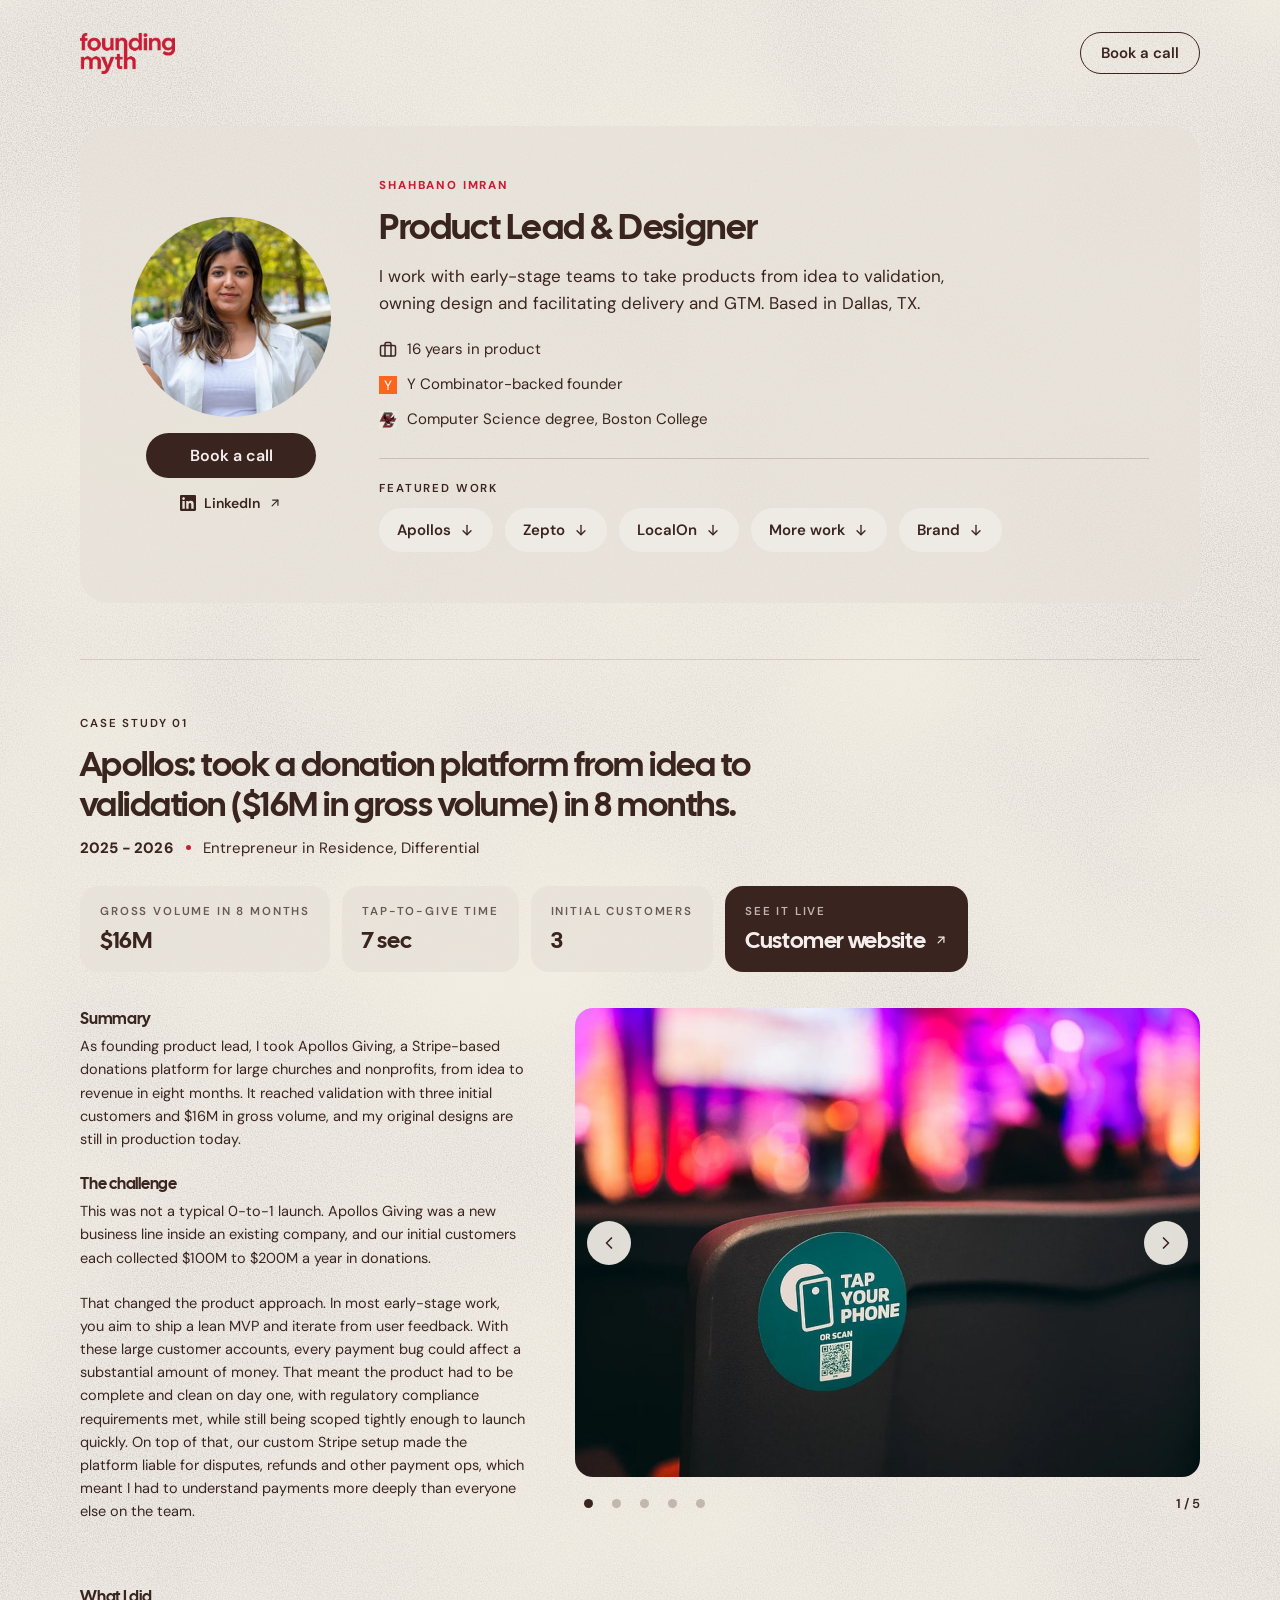
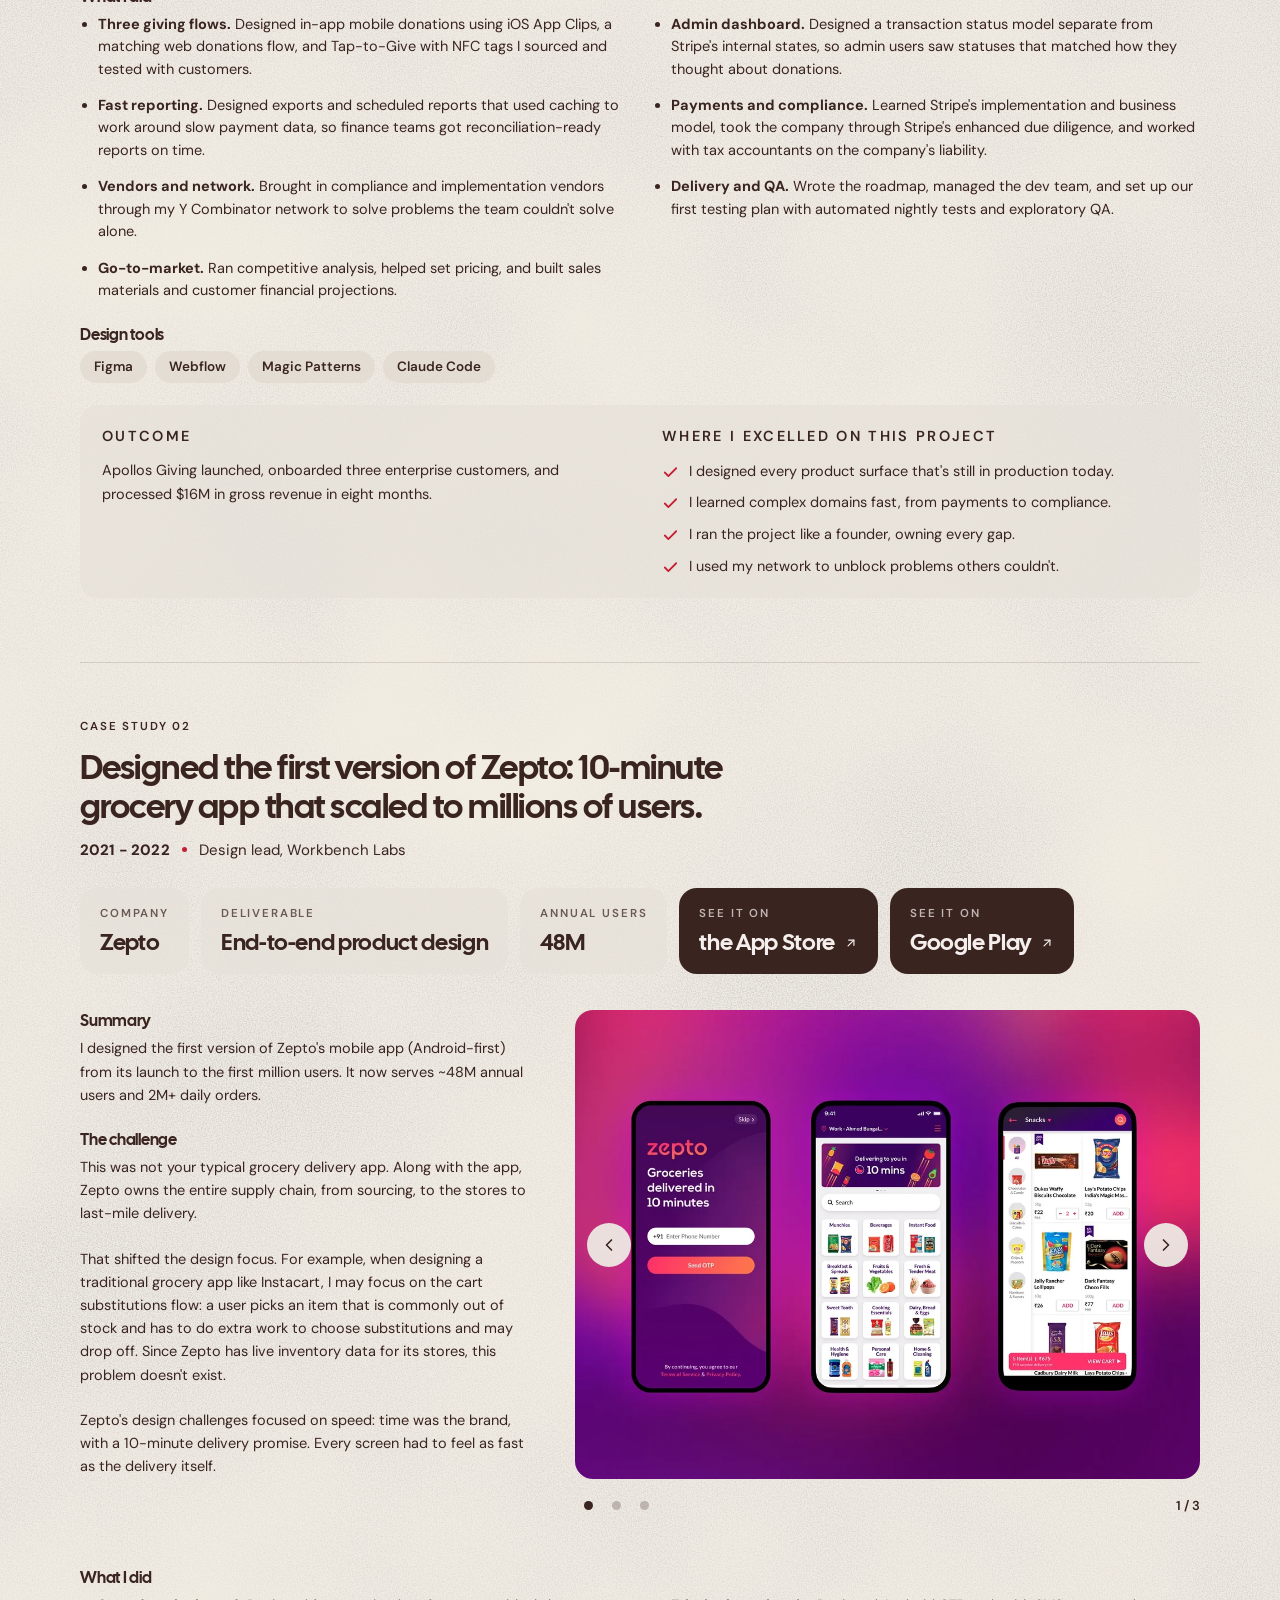
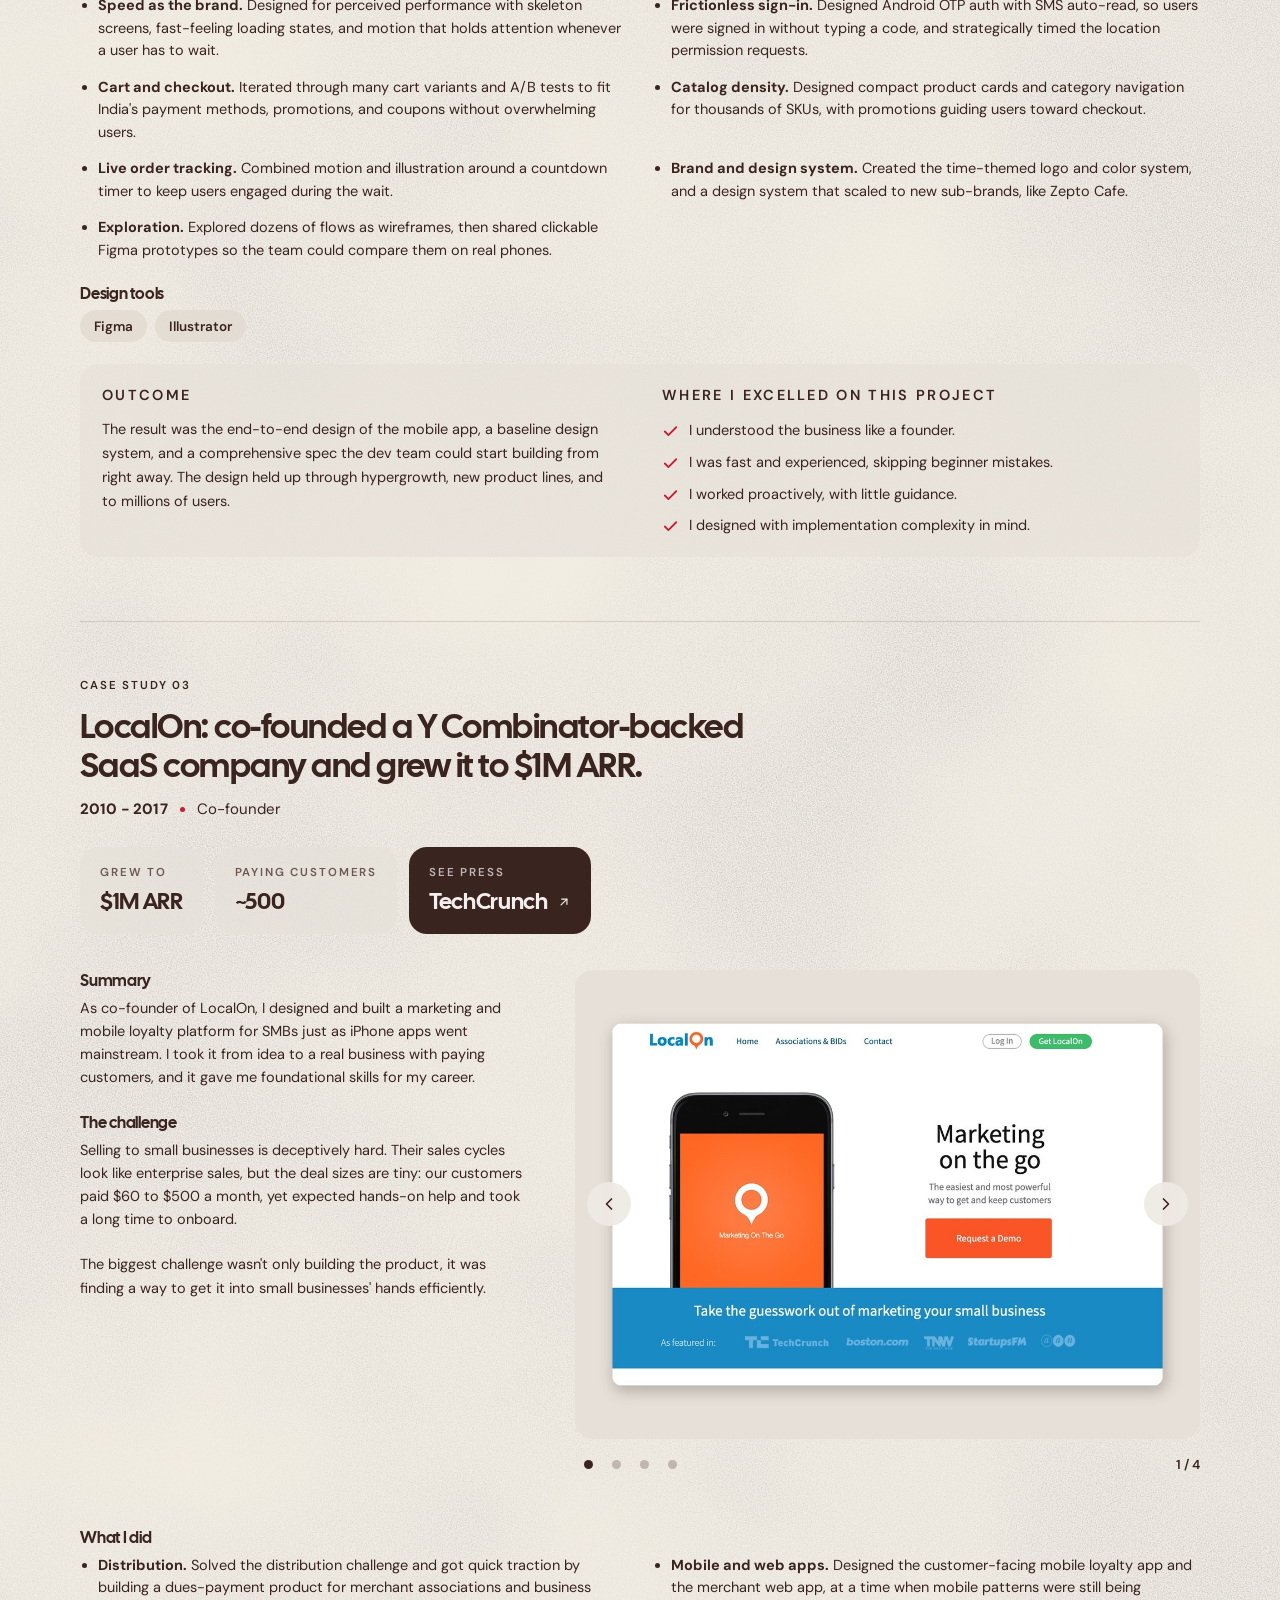
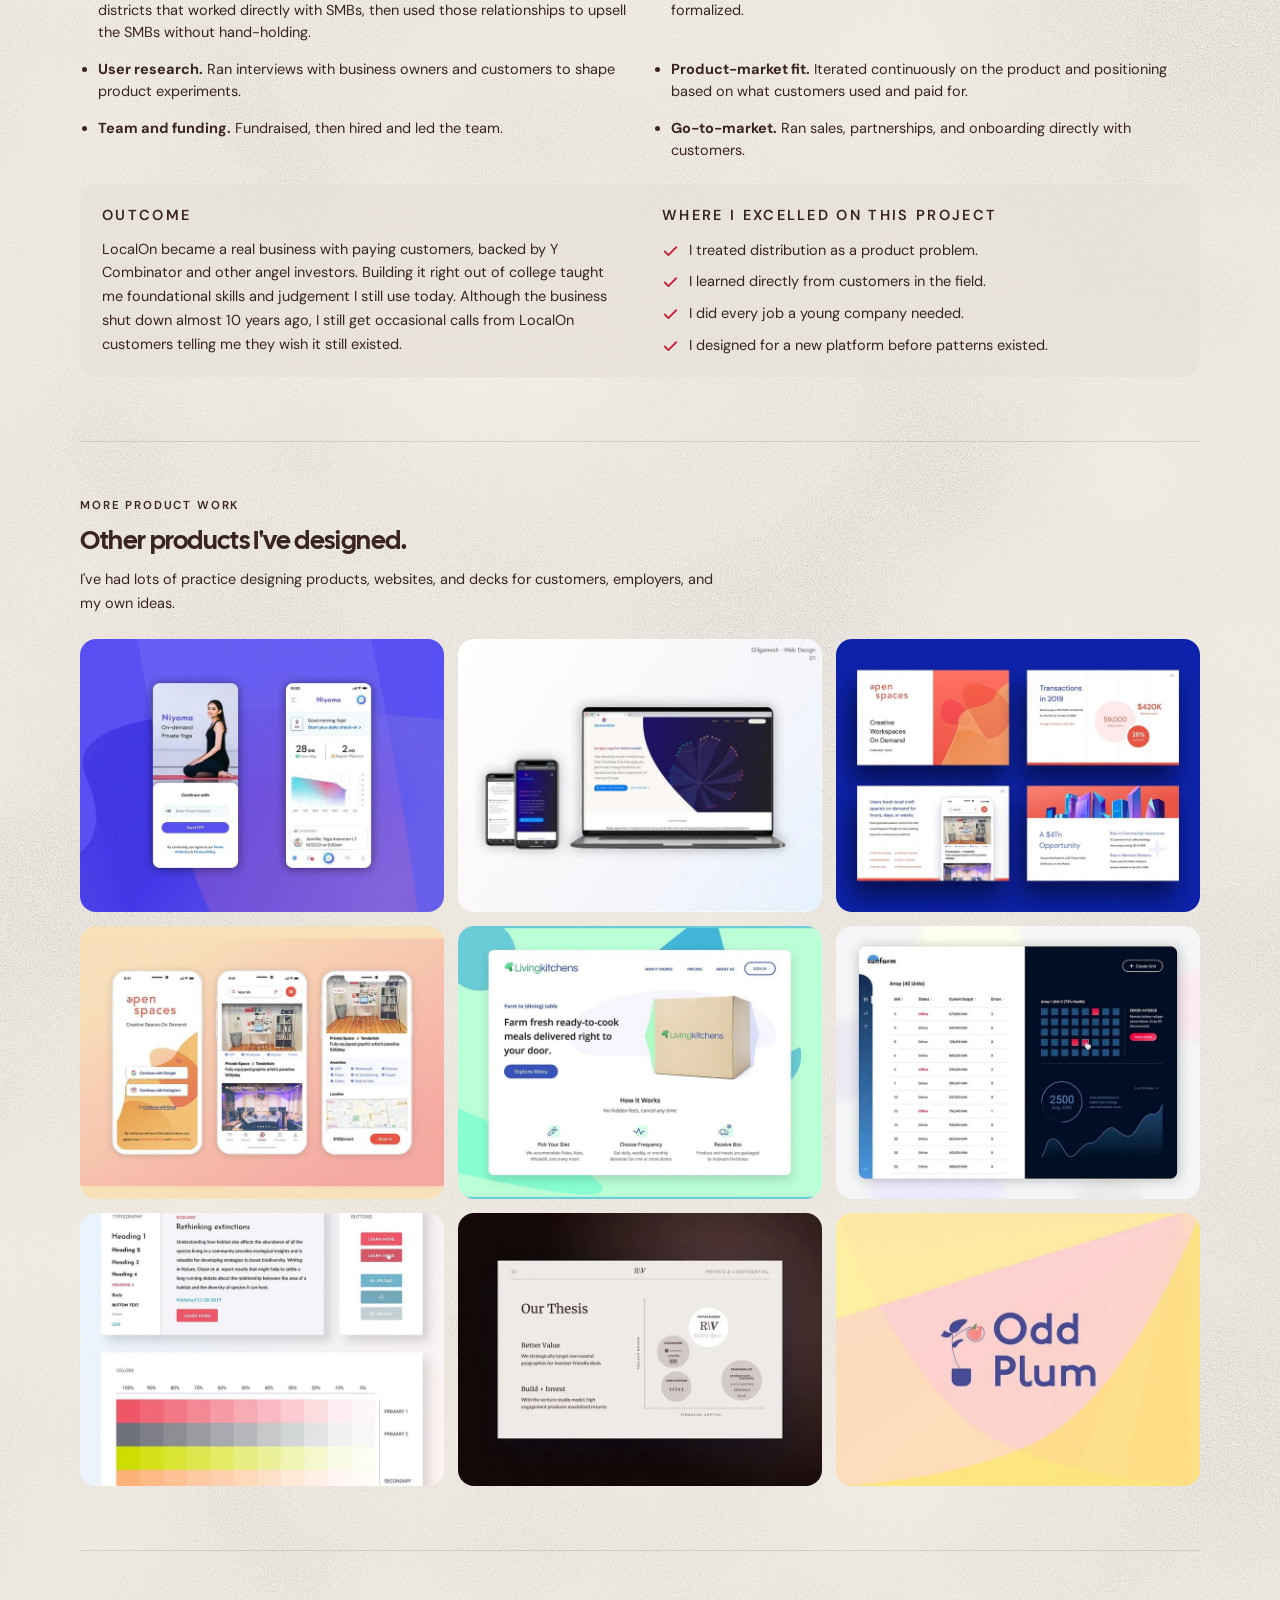
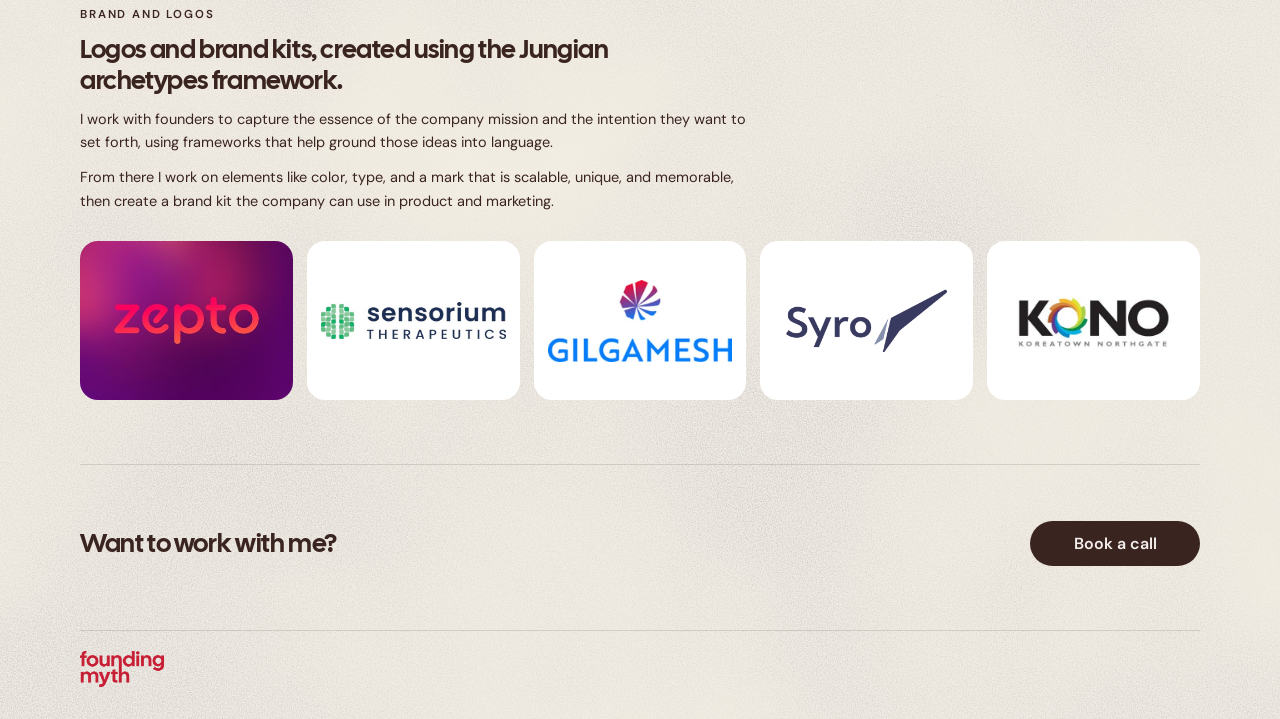
<file: product/index.html>
<!doctype html>
<html lang="en">
<head>
  <meta charset="utf-8">
  <meta name="viewport" content="width=device-width, initial-scale=1">
  <title>Shahbano Imran | Product Lead &amp; Designer</title>
  <meta name="description" content="Founding product lead and designer. Apollos, Zepto, LocalOn.">
  <meta name="robots" content="noindex, nofollow, noarchive, nosnippet, noimageindex">
  <meta name="googlebot" content="noindex, nofollow, noimageindex">
<link rel="preconnect" href="https://fonts.googleapis.com">
  <link rel="stylesheet" href="https://fonts.googleapis.com/css2?family=Cal+Sans&amp;family=Libre+Baskerville:ital@1&amp;family=DM+Sans:wght@400;500;600;800&amp;family=Caveat:wght@600&amp;display=swap">
  <link rel="stylesheet" href="/texture.css">
  <style>
    * { box-sizing: border-box; }
    html { scroll-behavior: smooth; }
    body { margin: 0; background: #EEEAE4; font-family: 'DM Sans', system-ui, sans-serif; color: #3A2420; }
    h1, h2, h3 { font-family: 'Cal Sans', system-ui, sans-serif; font-weight: 400; margin: 0; letter-spacing: -0.015em; }
    a { color: inherit; text-decoration: none; }
    a:focus-visible { outline: 2px solid #3A2420; outline-offset: 3px; border-radius: 999px; }
    .eyebrow { font-size: 11.5px; font-weight: 600; letter-spacing: 0.16em; text-transform: uppercase; margin: 0; }
    .wrap { max-width: 1120px; margin: 0 auto; width: 100%; }
    .anchor { display: block; position: relative; top: -40px; height: 0; visibility: hidden; }
    .band { width: 100%; padding: 0 clamp(20px,5vw,48px) clamp(40px,6vw,64px); }
    .band > .wrap { border-top: 1px solid rgba(58,36,32,.14); padding-top: clamp(36px,5vw,56px); }
    .pill { display: inline-flex; align-items: center; justify-content: center; gap: 8px; padding: 12px 24px; min-height: 44px; border-radius: 999px; font-weight: 600; font-size: 16px; transition: background .15s ease, color .15s ease; }
    .pill-soft { background: rgba(226,218,208,.8); }
    .pill-soft:hover { background: #C61E34; color: #FFFFFF; }
    .pill-ghost { box-sizing: border-box; background: transparent; border: 1.5px solid #3A2420; transition: background .15s ease, color .15s ease, border-color .15s ease; }
    .pill-ghost:hover { background: #C61E34; border-color: #C61E34; color: #FFFFFF; }
    .pill-dark { background: #3A2420; color: #F4EEEC; }
    .pill-dark:hover { background: #C61E34; color: #FFFFFF; }
    .jump { display: inline-flex; align-items: center; gap: 8px; font-size: 16px; font-weight: 600; color: #C61E34; text-decoration: underline; text-underline-offset: 4px; text-decoration-thickness: 1px; transition: color .15s ease; }
    .jump:hover { color: #9E1729; }
    .jump svg { transition: transform .15s ease; }
    .jump:hover svg { transform: translateY(2px); }
    .inline-link { color: #C61E34; font-weight: 600; text-decoration: underline; text-underline-offset: 3px; text-decoration-thickness: 1px; }
    .hero-band { padding: clamp(24px,3vw,40px) clamp(20px,5vw,48px) clamp(36px,5vw,56px); }
    .hero-card { background: rgba(230,224,216,.7); border-radius: 28px; padding: clamp(28px,4vw,52px); display: flex; align-items: center; gap: clamp(24px,4vw,48px); flex-wrap: wrap; text-align: left; }
    .fw { display: flex; flex-wrap: wrap; align-items: center; justify-content: flex-start; gap: 10px 12px; margin-top: 28px; padding-top: 22px; border-top: 1px solid rgba(58,36,32,.18); }
    .fw .eyebrow { flex-basis: 100%; margin-bottom: 2px; }
    .fw .jump { background: #EEEAE4; color: #3A2420; text-decoration: none; font-size: 15px; padding: 0 18px; min-height: 44px; border-radius: 999px; }
    .fw .jump:hover { background: #C61E34; color: #FFFFFF; }
    .bullets { list-style: none; padding: 0; margin: 22px 0 0; display: flex; flex-direction: column; gap: 14px; }
    .bullets li { display: flex; align-items: flex-start; font-size: 15px; line-height: 1.4; white-space: nowrap; }
    .bullets .ico { width: 28px; height: 1.4em; flex-shrink: 0; display: flex; align-items: center; justify-content: flex-start; }
    .bullets .ico svg, .bullets .ico img { width: 18px; height: 18px; display: block; }
    .bullets .txt { min-width: 0; }
    @media (max-width: 560px) { .bullets li { white-space: normal; } }
    .navlink { font-size: 14px; font-weight: 600; }
    .navlink:hover { color: #C61E34; }
    .hero-title { text-wrap: balance; }
    .meta { display: flex; flex-wrap: wrap; align-items: baseline; gap: 4px 12px; margin: 14px 0 0; font-size: 15px; }
    .meta strong { font-weight: 800; letter-spacing: 0.01em; }
    .meta .sep { width: 5px; height: 5px; border-radius: 999px; background: #C61E34; align-self: center; flex-shrink: 0; }
    .facts { display: flex; flex-wrap: wrap; align-items: stretch; gap: 12px; margin: 28px 0 36px; }
    .facts .fact { flex: 0 1 auto; max-width: 100%; background: rgba(230,224,216,.75); border-radius: 18px; padding: 18px 20px; display: flex; flex-direction: column; gap: 8px; }
    .facts .fact-link { background: #3A2420; color: #F4EEEC; transition: background .15s ease, color .15s ease; }
    .facts .fact-link:hover { background: #C61E34; color: #FFFFFF; }
    .facts .fact-link .lbl { opacity: .78; }
    .facts .fact-link .val { display: flex; align-items: center; gap: 9px; }
    .facts .fact .lbl { font-size: 11.5px; font-weight: 600; letter-spacing: 0.16em; text-transform: uppercase; opacity: .72; }
    .facts .fact .val { font-family: 'Cal Sans', system-ui, sans-serif; font-size: clamp(19px,1.9vw,23px); line-height: 1.2; letter-spacing: -0.015em; margin-top: auto; text-wrap: balance; }
    @media (max-width: 560px) { .facts { gap: 10px; } .facts .fact { width: 100%; } .facts .fact .val { margin-top: 0; } }
    .case-top { display: flex; align-items: center; flex-wrap: wrap; gap: 10px 14px; margin-bottom: 14px; }
    .date { display: inline-flex; align-items: center; min-height: 32px; padding: 0 16px; border-radius: 999px; background: #3A2420; color: #F4EEEC; font-size: 14px; font-weight: 600; letter-spacing: 0.02em; }
    .chips { display: flex; flex-wrap: wrap; gap: 8px; margin: 0 0 22px; }
    .chip { display: inline-flex; align-items: center; min-height: 32px; padding: 0 14px; border-radius: 999px; background: rgba(226,218,208,.8); font-size: 13.5px; font-weight: 600; }
    .hero2 { display: grid; grid-template-columns: minmax(0,6fr) minmax(0,5fr); gap: clamp(32px,5vw,64px); align-items: center; }
    .section { display: grid; grid-template-columns: minmax(0,5fr) minmax(0,7fr); gap: clamp(24px,4vw,48px); }
    .stats { display: grid; grid-template-columns: repeat(3, minmax(0, 1fr)); gap: 24px; margin: 28px 0 36px; }
    .stat { border-top: 1px solid rgba(58,36,32,.25); padding-top: 14px; }
    .stat .num { font-family: 'Cal Sans', system-ui, sans-serif; font-size: clamp(26px,3vw,36px); line-height: 1.1; letter-spacing: -0.015em; }
    .stat .lbl { font-size: 13.5px; line-height: 1.45; margin-top: 6px; }
    .copy h3 { font-size: 16px; margin-bottom: 6px; }
    .copy p { margin: 0 0 22px; font-size: 14.5px; line-height: 1.6; }
    .dolist { margin: 0 0 22px; padding-left: 18px; display: flex; flex-direction: column; gap: 8px; font-size: 14.5px; line-height: 1.55; }
    .why { margin-top: 4px; padding: 20px 22px; background: rgba(230,224,216,.75); border-radius: 18px; }
    .why p { margin: 0; font-size: 14.5px; line-height: 1.65; }
    .todo { background: rgba(198,30,52,.09); border-radius: 4px; padding: 0 4px; }
    .ph { aspect-ratio: 16 / 10; background: #E2DAD0; border: 1px dashed rgba(58,36,32,.35); display: flex; flex-direction: column; align-items: center; justify-content: center; gap: 6px; padding: 20px; text-align: center; }
    .ph-t { font-weight: 600; font-size: 14px; }
    .ph-s { font-size: 13px; line-height: 1.4; max-width: 340px; }
    .car-view { position: relative; overflow: hidden; border-radius: 18px; }
    .car-track { display: flex; transition: transform .35s ease; }
    .slide { flex: 0 0 100%; min-width: 0; }
    .car-btn { position: absolute; top: 50%; margin-top: -22px; width: 44px; height: 44px; border-radius: 999px; border: 0; background: rgba(238,234,228,.94); color: #3A2420; display: flex; align-items: center; justify-content: center; cursor: pointer; transition: background .15s ease, color .15s ease; }
    .car-btn:hover { background: #C61E34; color: #FFFFFF; }
    .car-prev { left: 12px; }
    .car-next { right: 12px; }
    .car-btn:focus-visible, .dot:focus-visible, .play:focus-visible { outline: 2px solid #3A2420; outline-offset: 3px; }
    .car-foot { display: flex; align-items: center; justify-content: space-between; margin-top: 4px; }
    .dots { display: flex; }
    .dot { width: 28px; height: 44px; background: none; border: 0; padding: 0; display: flex; align-items: center; justify-content: center; cursor: pointer; }
    .dotc { width: 9px; height: 9px; border-radius: 999px; display: block; }
    .car-count { font-size: 13px; font-weight: 600; }
    .vid { position: relative; aspect-ratio: 16 / 9; background: #3A2420; border-radius: 18px; display: flex; align-items: center; justify-content: center; color: #F4EEEC; overflow: hidden; }
    .play { width: 76px; height: 76px; border-radius: 999px; border: 0; background: #C61E34; color: #FFFFFF; display: flex; align-items: center; justify-content: center; cursor: pointer; transition: background .15s ease; }
    .play:hover { background: #9E1729; }
    .vid-tag { position: absolute; left: 0; right: 0; bottom: 14px; padding: 0 12px; text-align: center; font-size: 12px; opacity: .85; }
    .vid-square { aspect-ratio: 16 / 9; width: 100%; }
    .hero-media { display: flex; flex-direction: column; align-items: center; gap: 16px; flex: 0 0 auto; max-width: 100%; }
    .watch { display: flex; align-items: flex-end; justify-content: center; gap: 2px; color: #C61E34; }
    .watch .script { font-family: 'Caveat', cursive; font-size: 30px; line-height: 1.05; font-weight: 600; text-align: right; white-space: nowrap; }
    .watch svg { flex-shrink: 0; display: block; }
    .case-head { display: flex; flex-direction: column; align-items: flex-start; gap: 14px; margin-top: 14px; }
    .case-head .meta { margin: 0; }
    .stores { display: flex; flex-wrap: wrap; gap: 10px; }
    .store { display: inline-flex; align-items: center; gap: 10px; min-height: 48px; padding: 0 18px; border-radius: 10px; background: #3A2420; color: #F4EEEC; transition: background .15s ease; }
    .store:hover { background: #C61E34; color: #FFFFFF; }
    .store .top { display: block; font-size: 10px; letter-spacing: 0.08em; text-transform: uppercase; opacity: .8; }
    .store .name { display: block; font-size: 14.5px; font-weight: 600; line-height: 1.2; }
    .watch-link { display: inline-flex; align-items: center; gap: 8px; margin-top: 14px; font-size: 14.5px; font-weight: 600; color: #C61E34; min-height: 44px; transition: color .15s ease; }
    .watch-link:hover { color: #9E1729; }
    .watch-link span { text-decoration: underline; text-underline-offset: 3px; text-decoration-thickness: 1px; }
    .watch-link svg { flex-shrink: 0; }
    .fullw { margin-top: 40px; }
    .dolist-2 { display: grid; grid-template-columns: repeat(2, minmax(0, 1fr)); gap: 14px 44px; }
    .why-grid { display: grid; grid-template-columns: repeat(2, minmax(0, 1fr)); gap: 24px 44px; }
    .checks { list-style: none; padding: 0; margin: 12px 0 0; display: flex; flex-direction: column; gap: 10px; }
    .checks li { display: flex; align-items: flex-start; gap: 10px; font-size: 14.5px; line-height: 1.5; }
    .checks svg { width: 17px; height: 17px; flex-shrink: 0; margin-top: 3px; color: #C61E34; }
    @media (max-width: 820px) { .dolist-2, .why-grid { grid-template-columns: 1fr; } }
    .work-grid { display: grid; grid-template-columns: repeat(3, minmax(0, 1fr)); gap: 14px; }
    @media (max-width: 820px) { .work-grid { grid-template-columns: repeat(2, minmax(0, 1fr)); } }
    @media (max-width: 480px) { .work-grid { grid-template-columns: 1fr; } }
    .work-tile { border-radius: 16px; overflow: hidden; background: #E2DAD0; }
    .work-tile img { width: 100%; aspect-ratio: 4 / 3; object-fit: cover; display: block; }
    .logos-grid { display: grid; grid-template-columns: repeat(auto-fit, minmax(210px, 1fr)); gap: 14px; }
    .logo-card { background: #FFFFFF; border-radius: 18px; aspect-ratio: 4 / 3; display: flex; align-items: center; justify-content: center; padding: 26px; overflow: hidden; }
    .logo-card img { max-width: 100%; max-height: 100%; width: auto; height: auto; object-fit: contain; display: block; }
    .logo-card.tight { padding: 14px; }
    a.logo-card { transition: transform .15s ease, box-shadow .15s ease; }
    a.logo-card:hover { transform: translateY(-2px); box-shadow: 0 8px 18px rgba(58,36,32,.14); }
    .logo-card.bleed { padding: 0; }
    .logo-card.bleed img { width: 100%; height: 100%; max-width: none; max-height: none; object-fit: cover; }
    .grid3 { display: grid; grid-template-columns: repeat(3, minmax(0, 1fr)); gap: 24px; }
    .card h3 { font-size: 16px; margin: 12px 0 4px; }
    .card p { margin: 0; font-size: 14px; line-height: 1.5; }
    .card .ph { aspect-ratio: 4 / 3; border-radius: 14px; }
    .tile { aspect-ratio: 3 / 2; border: 1px dashed rgba(58,36,32,.35); border-radius: 14px; background: #E6E0D8; display: flex; flex-direction: column; align-items: center; justify-content: center; gap: 4px; padding: 12px; text-align: center; }
    .tile strong { font-family: 'Cal Sans', system-ui, sans-serif; font-weight: 400; font-size: 18px; }
    .tile span { font-size: 12.5px; }
    .collage { display: grid; grid-template-columns: repeat(4, minmax(0, 1fr)); grid-auto-rows: 150px; gap: 12px; }
    .cell { background: #E2DAD0; border: 1px dashed rgba(58,36,32,.35); border-radius: 14px; display: flex; flex-direction: column; align-items: center; justify-content: center; gap: 4px; padding: 12px; text-align: center; }
    .cell strong { font-family: 'Cal Sans', system-ui, sans-serif; font-weight: 400; font-size: 17px; }
    .cell span { font-size: 12.5px; line-height: 1.4; }
    .cell.big { grid-column: span 2; grid-row: span 2; }
    .cell.tall { grid-row: span 2; }
    .cell.wide { grid-column: span 3; }
    @media (max-width: 560px) {
      .collage { grid-template-columns: repeat(2, minmax(0, 1fr)); grid-auto-rows: 130px; }
      .cell.big, .cell.tall, .cell.wide { grid-column: auto; grid-row: auto; }
      .cell.big { grid-column: span 2; }
    }
    @media (prefers-reduced-motion: reduce) { html { scroll-behavior: auto; } .car-track { transition: none; } .jump:hover svg { transform: none; } }
    @media (max-width: 820px) {
      .hero2 { grid-template-columns: 1fr; }
      .section { grid-template-columns: 1fr; }
      .stats { grid-template-columns: 1fr; gap: 16px; }
      .grid3 { grid-template-columns: repeat(2, minmax(0, 1fr)); }
    }
    @media (max-width: 560px) { .grid3 { grid-template-columns: 1fr; } }
  </style>
</head>
<body>

<div class="tex" style="width: 100%;">
  <span id="top" style="display: block; height: 0;"></span>

  <!-- NAV (page is not linked from the main menu) -->
  <header style="position: relative; z-index: 30; padding: 32px clamp(20px,5vw,48px) 14px;">
    <div class="wrap" style="display: flex; align-items: center; justify-content: space-between; gap: 20px;">
      <a href="/" aria-label="Founding Myth home" style="display: flex;">
        <img src="../images/logo.png" alt="Founding Myth" style="height: 41px; width: 95px; display: block">
      </a>
      <nav style="display: flex; align-items: center; gap: 28px;" aria-label="Main">
        <a href="https://calendly.com/shahbanoi" target="_blank" rel="noopener noreferrer" class="pill pill-ghost" style="padding: 10px 20px; min-height: 42px; font-size: 15px;">Book a call</a>
      </nav>
    </div>
  </header>

  <!-- HERO -->
  <section class="hero-band">
    <div class="wrap hero-card">
      <div class="hero-media">
        <img src="../images/headshot.jpg" alt="Shahbano Imran" style="width: 200px; height: 200px; border-radius: 999px; object-fit: cover; display: block;">
        <a href="https://calendly.com/shahbanoi" target="_blank" rel="noopener noreferrer" class="pill pill-dark" style="min-width: 170px;">Book a call</a>
        <a href="https://www.linkedin.com/in/shahbano/" target="_blank" rel="noopener noreferrer" class="navlink" style="display: inline-flex; align-items: center; gap: 8px;"><svg width="16" height="16" viewBox="0 0 24 24" fill="currentColor" aria-hidden="true"><path d="M20.447 20.452h-3.554v-5.569c0-1.328-.027-3.037-1.852-3.037-1.853 0-2.136 1.445-2.136 2.939v5.667H9.351V9h3.414v1.561h.046c.477-.9 1.637-1.85 3.37-1.85 3.601 0 4.267 2.37 4.267 5.455v6.286zM5.337 7.433c-1.144 0-2.063-.926-2.063-2.065 0-1.138.92-2.063 2.063-2.063 1.14 0 2.064.925 2.064 2.063 0 1.139-.925 2.065-2.064 2.065zm1.782 13.019H3.555V9h3.564v11.452zM22.225 0H1.771C.792 0 0 .774 0 1.729v20.542C0 23.227.792 24 1.771 24h20.451C23.2 24 24 23.227 24 22.271V1.729C24 .774 23.2 0 22.222 0h.003z"></path></svg>LinkedIn
          <svg width="14" height="14" viewBox="0 0 24 24" fill="none" stroke="currentColor" stroke-width="2" stroke-linecap="round" stroke-linejoin="round" aria-hidden="true"><path d="M7 17L17 7"></path><path d="M8 7h9v9"></path></svg>
        </a>
      </div>
      <div style="flex: 1 1 420px; min-width: 0;">
        <p class="eyebrow" style="margin-bottom: 14px; color: #C61E34; font-weight: 800;">Shahbano Imran</p>
        <h1 class="hero-title" style="font-size: clamp(26px,2.9vw,36px); line-height: 1.12; margin-bottom: 16px;">Product Lead &amp; Designer</h1>
        <p style="margin: 0; font-size: 17px; line-height: 1.6; max-width: 600px;">I work with early-stage teams to take products from idea to validation, owning design and facilitating delivery and GTM. Based in Dallas, TX.</p>
        <ul class="bullets">
          <li><span class="ico"><svg viewBox="0 0 24 24" fill="none" stroke="#3A2420" stroke-width="2" stroke-linecap="round" stroke-linejoin="round" aria-hidden="true"><path d="M16 20V4a2 2 0 0 0-2-2h-4a2 2 0 0 0-2 2v16"></path><rect width="20" height="14" x="2" y="6" rx="2"></rect></svg></span><span class="txt">16 years in product</span></li>
          <li><span class="ico"><img src="../images/yc-logo.svg" alt="Y Combinator"></span><span class="txt">Y Combinator-backed founder</span></li>
          <li><span class="ico"><img src="../images/bc-logo.png" alt="Boston College" style="mix-blend-mode: multiply;"></span><span class="txt">Computer Science degree, Boston College</span></li>
        </ul>
        <div class="fw">
          <span class="eyebrow">Featured work</span>
          <a href="#apollos" class="jump">Apollos <svg width="16" height="16" viewBox="0 0 24 24" fill="none" stroke="currentColor" stroke-width="2" stroke-linecap="round" stroke-linejoin="round" aria-hidden="true"><path d="M12 5v14"></path><path d="M6 13l6 6 6-6"></path></svg></a>
          <a href="#zepto" class="jump">Zepto <svg width="16" height="16" viewBox="0 0 24 24" fill="none" stroke="currentColor" stroke-width="2" stroke-linecap="round" stroke-linejoin="round" aria-hidden="true"><path d="M12 5v14"></path><path d="M6 13l6 6 6-6"></path></svg></a>
          <a href="#localon" class="jump">LocalOn <svg width="16" height="16" viewBox="0 0 24 24" fill="none" stroke="currentColor" stroke-width="2" stroke-linecap="round" stroke-linejoin="round" aria-hidden="true"><path d="M12 5v14"></path><path d="M6 13l6 6 6-6"></path></svg></a>
          <a href="#more" class="jump">More work <svg width="16" height="16" viewBox="0 0 24 24" fill="none" stroke="currentColor" stroke-width="2" stroke-linecap="round" stroke-linejoin="round" aria-hidden="true"><path d="M12 5v14"></path><path d="M6 13l6 6 6-6"></path></svg></a>
          <a href="#brand" class="jump">Brand <svg width="16" height="16" viewBox="0 0 24 24" fill="none" stroke="currentColor" stroke-width="2" stroke-linecap="round" stroke-linejoin="round" aria-hidden="true"><path d="M12 5v14"></path><path d="M6 13l6 6 6-6"></path></svg></a>
        </div>
      </div>
    </div>
  </section>

  <!-- CASE STUDY 1: APOLLOS -->
  <section class="band">
    <span id="apollos" class="anchor"></span>
    <div class="wrap">
      <div class="case-top"><p class="eyebrow">Case study 01</p></div>
      <h2 style="font-size: clamp(24px,2.8vw,34px); line-height: 1.15; max-width: 760px; text-wrap: balance;">Apollos: took a donation platform from idea to validation ($16M in gross volume) in 8 months.</h2>
      <p class="meta"><strong>2025 - 2026</strong><span class="sep" aria-hidden="true"></span><span>Entrepreneur in Residence, Differential</span></p>

      <div class="facts">
        <div class="fact"><div class="lbl">Gross volume in 8 months</div><div class="val">$16M</div></div>
        <div class="fact"><div class="lbl">Tap-to-give time</div><div class="val">7 sec</div></div>
        <div class="fact"><div class="lbl">Initial customers</div><div class="val">3</div></div>
        <a href="https://www.crossroads.net/giving" target="_blank" rel="noopener noreferrer" class="fact fact-link">
          <span class="lbl">See it live</span>
          <span class="val">Customer website <svg width="14" height="14" viewBox="0 0 24 24" fill="none" stroke="currentColor" stroke-width="2" stroke-linecap="round" stroke-linejoin="round" aria-hidden="true"><path d="M7 17L17 7"></path><path d="M8 7h9v9"></path></svg></span>
        </a>
      </div>

      <div class="section">
        <div class="copy">
          <h3>Summary</h3>
          <p>As founding product lead, I took Apollos Giving, a Stripe-based donations platform for large churches and nonprofits, from idea to revenue in eight months. It reached validation with three initial customers and $16M in gross volume, and my original designs are still in production today.</p>
          <h3>The challenge</h3>
          <p>This was not a typical 0-to-1 launch. Apollos Giving was a new business line inside an existing company, and our initial customers each collected $100M to $200M a year in donations.</p>
          <p>That changed the product approach. In most early-stage work, you aim to ship a lean MVP and iterate from user feedback. With these large customer accounts, every payment bug could affect a substantial amount of money. That meant the product had to be complete and clean on day one, with regulatory compliance requirements met, while still being scoped tightly enough to launch quickly. On top of that, our custom Stripe setup made the platform liable for disputes, refunds and other payment ops, which meant I had to understand payments more deeply than everyone else on the team.</p>
        </div>
        <div>
          <div class="car-view" data-carousel="apollos">
            <div class="car-track">
              <div class="slide"><img src="images/apollos-tap.jpg" alt="A teal Tap Your Phone sticker with a QR code on the back of a seat, with stage lights blurred behind it" style="width: 100%; aspect-ratio: 4 / 3; object-fit: cover; display: block;"></div>
              <div class="slide"><img src="images/apollos-mobile.jpg" alt="Apollos Giving mobile donation screen on a phone, showing a $150 gift to the General Fund with a Donate with Apple Pay button" style="width: 100%; aspect-ratio: 4 / 3; object-fit: cover; display: block;"></div>
              <div class="slide"><img src="images/apollos-crossroads.jpg" alt="The live web giving flow on Crossroads Church, with amount entry, a recurring toggle, frequency and start date, and Donate with Apple Pay" style="width: 100%; aspect-ratio: 4 / 3; object-fit: cover; display: block;"></div>
              <div class="slide"><img src="images/apollos-transactions.jpg" alt="Admin transactions table with donor names and Succeeded, Failed and Pending status pills, plus campus and fund columns" style="width: 100%; aspect-ratio: 4 / 3; object-fit: cover; display: block;"></div>
              <div class="slide"><img src="images/apollos-migration.jpg" alt="Recurring Migration screen in the Giving admin, showing active, recoverable and archived recurring gift counts and a list of donors to migrate" style="width: 100%; aspect-ratio: 4 / 3; object-fit: cover; display: block;"></div>
            </div>
            <button type="button" class="car-btn car-prev" aria-label="Previous image" data-car-prev><svg width="20" height="20" viewBox="0 0 24 24" fill="none" stroke="currentColor" stroke-width="2" stroke-linecap="round" stroke-linejoin="round" aria-hidden="true"><path d="M15 6l-6 6 6 6"></path></svg></button>
            <button type="button" class="car-btn car-next" aria-label="Next image" data-car-next><svg width="20" height="20" viewBox="0 0 24 24" fill="none" stroke="currentColor" stroke-width="2" stroke-linecap="round" stroke-linejoin="round" aria-hidden="true"><path d="M9 6l6 6-6 6"></path></svg></button>
          </div>
          <div class="car-foot" data-car-foot>
            <div class="dots">
              
            </div>
            <span class="car-count"></span>
          </div>
        </div>
      </div>

      <div class="fullw copy">
        <h3>What I did</h3>
        <ul class="dolist dolist-2">
          <li><strong>Three giving flows.</strong> Designed in-app mobile donations using iOS App Clips, a matching web donations flow, and Tap-to-Give with NFC tags I sourced and tested with customers.</li>
          <li><strong>Admin dashboard.</strong> Designed a transaction status model separate from Stripe's internal states, so admin users saw statuses that matched how they thought about donations.</li>
          <li><strong>Fast reporting.</strong> Designed exports and scheduled reports that used caching to work around slow payment data, so finance teams got reconciliation-ready reports on time.</li>
          <li><strong>Payments and compliance.</strong> Learned Stripe's implementation and business model, took the company through Stripe's enhanced due diligence, and worked with tax accountants on the company's liability.</li>
          <li><strong>Vendors and network.</strong> Brought in compliance and implementation vendors through my Y Combinator network to solve problems the team couldn't solve alone.</li>
          <li><strong>Delivery and QA.</strong> Wrote the roadmap, managed the dev team, and set up our first testing plan with automated nightly tests and exploratory QA.</li>
          <li><strong>Go-to-market.</strong> Ran competitive analysis, helped set pricing, and built sales materials and customer financial projections.</li>
        </ul>
        <h3>Design tools</h3>
        <div class="chips"><span class="chip">Figma</span><span class="chip">Webflow</span><span class="chip">Magic Patterns</span><span class="chip">Claude Code</span></div>
        <div class="why">
          <div class="why-grid">
            <div>
              <p class="eyebrow" style="margin-bottom: 10px;">Outcome</p>
              <p>Apollos Giving launched, onboarded three enterprise customers, and processed $16M in gross revenue in eight months.</p>
            </div>
            <div>
              <p class="eyebrow" style="margin-bottom: 10px;">Where I excelled on this project</p>
              <ul class="checks">
                <li><svg viewBox="0 0 24 24" fill="none" stroke="currentColor" stroke-width="2.5" stroke-linecap="round" stroke-linejoin="round" aria-hidden="true"><path d="M20 6L9 17l-5-5"></path></svg><span>I designed every product surface that's still in production today.</span></li>
                <li><svg viewBox="0 0 24 24" fill="none" stroke="currentColor" stroke-width="2.5" stroke-linecap="round" stroke-linejoin="round" aria-hidden="true"><path d="M20 6L9 17l-5-5"></path></svg><span>I learned complex domains fast, from payments to compliance.</span></li>
                <li><svg viewBox="0 0 24 24" fill="none" stroke="currentColor" stroke-width="2.5" stroke-linecap="round" stroke-linejoin="round" aria-hidden="true"><path d="M20 6L9 17l-5-5"></path></svg><span>I ran the project like a founder, owning every gap.</span></li>
                <li><svg viewBox="0 0 24 24" fill="none" stroke="currentColor" stroke-width="2.5" stroke-linecap="round" stroke-linejoin="round" aria-hidden="true"><path d="M20 6L9 17l-5-5"></path></svg><span>I used my network to unblock problems others couldn't.</span></li>
              </ul>
            </div>
          </div>
        </div>
      </div>
    </div>
  </section>

  <!-- CASE STUDY 2: ZEPTO -->
  <section class="band">
    <span id="zepto" class="anchor"></span>
    <div class="wrap">
      <div class="case-top"><p class="eyebrow">Case study 02</p></div>
      <h2 style="font-size: clamp(24px,2.8vw,34px); line-height: 1.15; max-width: 760px; text-wrap: balance;">Designed the first version of Zepto: 10-minute grocery app that scaled to millions of users.</h2>
      <p class="meta"><strong>2021 - 2022</strong><span class="sep" aria-hidden="true"></span><span>Design lead, Workbench Labs</span></p>

      <div class="facts">
        <div class="fact"><div class="lbl">Company</div><div class="val">Zepto</div></div>
        <div class="fact"><div class="lbl">Deliverable</div><div class="val">End-to-end product design</div></div>
        <div class="fact"><div class="lbl">Annual users</div><div class="val">48M</div></div>
        <a href="https://apps.apple.com/app/id1575323645" target="_blank" rel="noopener noreferrer" class="fact fact-link">
          <span class="lbl">See it on</span>
          <span class="val">the App Store <svg width="14" height="14" viewBox="0 0 24 24" fill="none" stroke="currentColor" stroke-width="2" stroke-linecap="round" stroke-linejoin="round" aria-hidden="true"><path d="M7 17L17 7"></path><path d="M8 7h9v9"></path></svg></span>
        </a>
        <a href="https://play.google.com/store/apps/details?id=com.zeptoconsumerapp" target="_blank" rel="noopener noreferrer" class="fact fact-link">
          <span class="lbl">See it on</span>
          <span class="val">Google Play <svg width="14" height="14" viewBox="0 0 24 24" fill="none" stroke="currentColor" stroke-width="2" stroke-linecap="round" stroke-linejoin="round" aria-hidden="true"><path d="M7 17L17 7"></path><path d="M8 7h9v9"></path></svg></span>
        </a>
      </div>

      <div class="section">
        <div class="copy">
          <h3>Summary</h3>
          <p>I designed the first version of Zepto's mobile app (Android-first) from its launch to the first million users. It now serves ~48M annual users and 2M+ daily orders.</p>
          <h3>The challenge</h3>
          <p>This was not your typical grocery delivery app. Along with the app, Zepto owns the entire supply chain, from sourcing, to the stores to last-mile delivery.</p>
          <p>That shifted the design focus. For example, when designing a traditional grocery app like Instacart, I may focus on the cart substitutions flow: a user picks an item that is commonly out of stock and has to do extra work to choose substitutions and may drop off. Since Zepto has live inventory data for its stores, this problem doesn't exist.</p>
          <p>Zepto's design challenges focused on speed: time was the brand, with a 10-minute delivery promise. Every screen had to feel as fast as the delivery itself.</p>
        </div>
        <div>
          <div class="car-view" data-carousel="zepto">
            <div class="car-track">
              <div class="slide"><img src="images/zepto-app.webp" alt="Zepto app screens: phone sign-in with OTP, home screen with categories and a 10-minute delivery banner, and a snacks product listing" style="width: 100%; aspect-ratio: 4 / 3; object-fit: cover; display: block;"></div>
              <div class="slide"><img src="images/zepto-web.webp" alt="Zepto website on a laptop: 'Groceries delivered in 10 minutes' with an animated Z logo" style="width: 100%; aspect-ratio: 4 / 3; object-fit: cover; display: block;"></div>
              <div class="slide"><img src="images/zepto-wild.webp" alt="Zepto team members in branded purple shirts, and delivery riders on motorbikes with Zepto helmets and bags" style="width: 100%; aspect-ratio: 4 / 3; object-fit: cover; display: block;"></div>
            </div>
            <button type="button" class="car-btn car-prev" aria-label="Previous image" data-car-prev><svg width="20" height="20" viewBox="0 0 24 24" fill="none" stroke="currentColor" stroke-width="2" stroke-linecap="round" stroke-linejoin="round" aria-hidden="true"><path d="M15 6l-6 6 6 6"></path></svg></button>
            <button type="button" class="car-btn car-next" aria-label="Next image" data-car-next><svg width="20" height="20" viewBox="0 0 24 24" fill="none" stroke="currentColor" stroke-width="2" stroke-linecap="round" stroke-linejoin="round" aria-hidden="true"><path d="M9 6l6 6-6 6"></path></svg></button>
          </div>
          <div class="car-foot" data-car-foot>
            <div class="dots">
              
            </div>
            <span class="car-count"></span>
          </div>
        </div>
      </div>

      <div class="fullw copy">
        <h3>What I did</h3>
        <ul class="dolist dolist-2">
          <li><strong>Speed as the brand.</strong> Designed for perceived performance with skeleton screens, fast-feeling loading states, and motion that holds attention whenever a user has to wait.</li>
          <li><strong>Frictionless sign-in.</strong> Designed Android OTP auth with SMS auto-read, so users were signed in without typing a code, and strategically timed the location permission requests.</li>
          <li><strong>Cart and checkout.</strong> Iterated through many cart variants and A/B tests to fit India's payment methods, promotions, and coupons without overwhelming users.</li>
          <li><strong>Catalog density.</strong> Designed compact product cards and category navigation for thousands of SKUs, with promotions guiding users toward checkout.</li>
          <li><strong>Live order tracking.</strong> Combined motion and illustration around a countdown timer to keep users engaged during the wait.</li>
          <li><strong>Brand and design system.</strong> Created the time-themed logo and color system, and a design system that scaled to new sub-brands, like Zepto Cafe.</li>
          <li><strong>Exploration.</strong> Explored dozens of flows as wireframes, then shared clickable Figma prototypes so the team could compare them on real phones.</li>
        </ul>
        <h3>Design tools</h3>
        <div class="chips"><span class="chip">Figma</span><span class="chip">Illustrator</span></div>
        <div class="why">
          <div class="why-grid">
            <div>
              <p class="eyebrow" style="margin-bottom: 10px;">Outcome</p>
              <p>The result was the end-to-end design of the mobile app, a baseline design system, and a comprehensive spec the dev team could start building from right away. The design held up through hypergrowth, new product lines, and to millions of users.</p>
            </div>
            <div>
              <p class="eyebrow" style="margin-bottom: 10px;">Where I excelled on this project</p>
              <ul class="checks">
                <li><svg viewBox="0 0 24 24" fill="none" stroke="currentColor" stroke-width="2.5" stroke-linecap="round" stroke-linejoin="round" aria-hidden="true"><path d="M20 6L9 17l-5-5"></path></svg><span>I understood the business like a founder.</span></li>
                <li><svg viewBox="0 0 24 24" fill="none" stroke="currentColor" stroke-width="2.5" stroke-linecap="round" stroke-linejoin="round" aria-hidden="true"><path d="M20 6L9 17l-5-5"></path></svg><span>I was fast and experienced, skipping beginner mistakes.</span></li>
                <li><svg viewBox="0 0 24 24" fill="none" stroke="currentColor" stroke-width="2.5" stroke-linecap="round" stroke-linejoin="round" aria-hidden="true"><path d="M20 6L9 17l-5-5"></path></svg><span>I worked proactively, with little guidance.</span></li>
                <li><svg viewBox="0 0 24 24" fill="none" stroke="currentColor" stroke-width="2.5" stroke-linecap="round" stroke-linejoin="round" aria-hidden="true"><path d="M20 6L9 17l-5-5"></path></svg><span>I designed with implementation complexity in mind.</span></li>
              </ul>
            </div>
          </div>
        </div>
      </div>
    </div>
  </section>

  <!-- CASE STUDY 3: LOCALON -->
  <section class="band">
    <span id="localon" class="anchor"></span>
    <div class="wrap">
      <div class="case-top"><p class="eyebrow">Case study 03</p></div>
      <h2 style="font-size: clamp(24px,2.8vw,34px); line-height: 1.15; max-width: 760px; text-wrap: balance;">LocalOn: co-founded a Y Combinator-backed SaaS company and grew it to $1M ARR.</h2>
      <p class="meta"><strong>2010 - 2017</strong><span class="sep" aria-hidden="true"></span><span>Co-founder</span></p>

      <div class="facts">
        <div class="fact"><div class="lbl">Grew to</div><div class="val">$1M ARR</div></div>
        <div class="fact"><div class="lbl">Paying customers</div><div class="val">~500</div></div>
        <a href="https://techcrunch.com/2013/08/09/localon-launch/" target="_blank" rel="noopener noreferrer" class="fact fact-link">
          <span class="lbl">See press</span>
          <span class="val">TechCrunch <svg width="14" height="14" viewBox="0 0 24 24" fill="none" stroke="currentColor" stroke-width="2" stroke-linecap="round" stroke-linejoin="round" aria-hidden="true"><path d="M7 17L17 7"></path><path d="M8 7h9v9"></path></svg></span>
        </a>
      </div>

      <div class="section">
        <div class="copy">
          <h3>Summary</h3>
          <p>As co-founder of LocalOn, I designed and built a marketing and mobile loyalty platform for SMBs just as iPhone apps went mainstream. I took it from idea to a real business with paying customers, and it gave me foundational skills for my career.</p>
          <h3>The challenge</h3>
          <p>Selling to small businesses is deceptively hard. Their sales cycles look like enterprise sales, but the deal sizes are tiny: our customers paid $60 to $500 a month, yet expected hands-on help and took a long time to onboard.</p>
          <p>The biggest challenge wasn't only building the product, it was finding a way to get it into small businesses' hands efficiently.</p>
        </div>
        <div>
          <div class="car-view" data-carousel="localon">
            <div class="car-track">
              <div class="slide"><img src="images/localon-1-site.jpg" alt="The LocalOn marketing site: Marketing on the go, with a phone showing the app and a row of press logos" style="width: 100%; aspect-ratio: 4 / 3; object-fit: cover; display: block;"></div>
              <div class="slide"><img src="images/localon-2-dashboard.jpg" alt="The LocalOn merchant web app on a laptop, offering Make an Announcement, Create a Coupon and Promote an Event" style="width: 100%; aspect-ratio: 4 / 3; object-fit: cover; display: block;"></div>
              <div class="slide"><img src="images/localon-3-district.jpg" alt="A Shop Local Miami merchant district site built on LocalOn, shown on a monitor wrapped in a gift ribbon" style="width: 100%; aspect-ratio: 4 / 3; object-fit: cover; display: block;"></div>
              <div class="slide"><img src="images/localon-4-partners.jpg" alt="LocalOn partners page with merchant association and publisher logos and a testimonial from the publisher of East Bay Express" style="width: 100%; aspect-ratio: 4 / 3; object-fit: cover; display: block;"></div>
            </div>
            <button type="button" class="car-btn car-prev" aria-label="Previous image" data-car-prev><svg width="20" height="20" viewBox="0 0 24 24" fill="none" stroke="currentColor" stroke-width="2" stroke-linecap="round" stroke-linejoin="round" aria-hidden="true"><path d="M15 6l-6 6 6 6"></path></svg></button>
            <button type="button" class="car-btn car-next" aria-label="Next image" data-car-next><svg width="20" height="20" viewBox="0 0 24 24" fill="none" stroke="currentColor" stroke-width="2" stroke-linecap="round" stroke-linejoin="round" aria-hidden="true"><path d="M9 6l6 6-6 6"></path></svg></button>
          </div>
          <div class="car-foot" data-car-foot>
            <div class="dots">
              
            </div>
            <span class="car-count"></span>
          </div>
        </div>
      </div>

      <div class="fullw copy">
        <h3>What I did</h3>
        <ul class="dolist dolist-2">
          <li><strong>Distribution.</strong> Solved the distribution challenge and got quick traction by building a dues-payment product for merchant associations and business districts that worked directly with SMBs, then used those relationships to upsell the SMBs without hand-holding.</li>
          <li><strong>Mobile and web apps.</strong> Designed the customer-facing mobile loyalty app and the merchant web app, at a time when mobile patterns were still being formalized.</li>
          <li><strong>User research.</strong> Ran interviews with business owners and customers to shape product experiments.</li>
          <li><strong>Product-market fit.</strong> Iterated continuously on the product and positioning based on what customers used and paid for.</li>
          <li><strong>Team and funding.</strong> Fundraised, then hired and led the team.</li>
          <li><strong>Go-to-market.</strong> Ran sales, partnerships, and onboarding directly with customers.</li>
        </ul>
        <div class="why">
          <div class="why-grid">
            <div>
              <p class="eyebrow" style="margin-bottom: 10px;">Outcome</p>
              <p>LocalOn became a real business with paying customers, backed by Y Combinator and other angel investors. Building it right out of college taught me foundational skills and judgement I still use today. Although the business shut down almost 10 years ago, I still get occasional calls from LocalOn customers telling me they wish it still existed.</p>
            </div>
            <div>
              <p class="eyebrow" style="margin-bottom: 10px;">Where I excelled on this project</p>
              <ul class="checks">
                <li><svg viewBox="0 0 24 24" fill="none" stroke="currentColor" stroke-width="2.5" stroke-linecap="round" stroke-linejoin="round" aria-hidden="true"><path d="M20 6L9 17l-5-5"></path></svg><span>I treated distribution as a product problem.</span></li>
                <li><svg viewBox="0 0 24 24" fill="none" stroke="currentColor" stroke-width="2.5" stroke-linecap="round" stroke-linejoin="round" aria-hidden="true"><path d="M20 6L9 17l-5-5"></path></svg><span>I learned directly from customers in the field.</span></li>
                <li><svg viewBox="0 0 24 24" fill="none" stroke="currentColor" stroke-width="2.5" stroke-linecap="round" stroke-linejoin="round" aria-hidden="true"><path d="M20 6L9 17l-5-5"></path></svg><span>I did every job a young company needed.</span></li>
                <li><svg viewBox="0 0 24 24" fill="none" stroke="currentColor" stroke-width="2.5" stroke-linecap="round" stroke-linejoin="round" aria-hidden="true"><path d="M20 6L9 17l-5-5"></path></svg><span>I designed for a new platform before patterns existed.</span></li>
              </ul>
            </div>
          </div>
        </div>
      </div>
    </div>
  </section>

  <!-- ALSO DESIGNED -->
  <section class="band">
    <span id="more" class="anchor"></span>
    <div class="wrap">
      <p class="eyebrow" style="margin-bottom: 12px;">More product work</p>
      <h2 style="font-size: clamp(21px,2.2vw,26px); line-height: 1.2; margin-bottom: 12px;">Other products I've designed.</h2>
      <p style="margin: 0 0 24px; font-size: 14.5px; line-height: 1.6; max-width: 640px;">I've had lots of practice designing products, websites, and decks for customers, employers, and my own ideas.</p>
      <div class="work-grid">
        <div class="work-tile"><img src="images/work-niyama.jpg" alt="Niyama, an on-demand private yoga app: a sign-in screen and a home screen with practice stats and an upcoming session"></div>
        <div class="work-tile"><img src="images/work-gilgamesh-site.jpg" alt="Gilgamesh website shown on a laptop and two phones, with the headline An Epic Leap For Mental Health"></div>
        <div class="work-tile"><img src="images/work-openspaces-deck.jpg" alt="Four slides from the Open Spaces deck: cover, 2019 transactions, how booking works, and the market opportunity"></div>
        <div class="work-tile"><img src="images/work-openspaces-app.jpg" alt="Open Spaces mobile app: sign-in, a browse list of creative spaces, and a listing with amenities and a Book it button"></div>
        <div class="work-tile"><img src="images/work-livingkitchens.jpg" alt="Living Kitchens website: farm fresh ready-to-cook meals, with a How It Works row of three steps"></div>
        <div class="work-tile"><img src="images/work-sunfarm.jpg" alt="SunFarm solar monitoring dashboard: a list of array units with status and output beside a unit health grid and a performance chart"></div>
        <div class="work-tile"><img src="images/work-design-system.jpg" alt="A design system sheet showing a type scale, button states, and a tinted colour palette"></div>
        <div class="work-tile"><img src="images/work-rv-deck.jpg" alt="An R\V investor deck slide titled Our Thesis, with a positioning chart of accelerators, angels and traditional VCs"></div>
        <div class="work-tile"><img src="images/work-oddplum.jpg" alt="Odd Plum logo: a navy wordmark with a potted plant and a pink plum, on a yellow and pink background"></div>
      </div>
    </div>
  </section>

  <!-- BRAND -->
  <section class="band">
    <span id="brand" class="anchor"></span>
    <div class="wrap">
      <p class="eyebrow" style="margin-bottom: 12px;">Brand and logos</p>
      <h2 style="font-size: clamp(21px,2.2vw,26px); line-height: 1.2; margin-bottom: 12px; max-width: 640px;">Logos and brand kits, created using the Jungian archetypes framework.</h2>
      <p style="margin: 0 0 12px; font-size: 14.5px; line-height: 1.6; max-width: 680px;">I work with founders to capture the essence of the company mission and the intention they want to set forth, using frameworks that help ground those ideas into language.</p>
      <p style="margin: 0 0 28px; font-size: 14.5px; line-height: 1.6; max-width: 680px;">From there I work on elements like color, type, and a mark that is scalable, unique, and memorable, then create a brand kit the company can use in product and marketing.</p>
      <div class="logos-grid">
        <a href="https://www.zeptonow.com" target="_blank" rel="noopener noreferrer" class="logo-card bleed"><img src="images/brand-zepto.jpg" alt="Zepto wordmark in coral on a magenta and purple gradient"></a>
        <a href="https://www.sensorium.bio" target="_blank" rel="noopener noreferrer" class="logo-card tight"><img src="images/brand-sensorium.jpg" alt="Sensorium Therapeutics logo: a green rounded-tile mark beside a navy wordmark"></a>
        <a href="https://www.gilgameshpharmaceutical.com" target="_blank" rel="noopener noreferrer" class="logo-card tight"><img src="images/brand-gilgamesh.jpg" alt="Gilgamesh logo: a fanned pink and blue petal mark above a blue wordmark"></a>
        <div class="logo-card"><img src="images/brand-syro.png" alt="Syro logo: a navy wordmark with an angled arrow mark"></div>
        <div class="logo-card"><img src="images/brand-kono.jpg" alt="KONO Koreatown Northgate logo, with a rainbow ring forming the O"></div>
      </div>
    </div>
  </section>

  <!-- CTA -->
  <section class="band">
    <div class="wrap" style="display: flex; align-items: center; justify-content: space-between; flex-wrap: wrap; gap: 24px;">
      <div style="max-width: 600px;">
        <h2 style="font-size: clamp(21px,2.2vw,26px); line-height: 1.2; margin: 0;">Want to work with me?</h2>
      </div>
      <a href="https://calendly.com/shahbanoi" target="_blank" rel="noopener noreferrer" class="pill pill-dark" style="min-width: 170px;">Book a call</a>
    </div>
  </section>

  <!-- FOOTER -->
  <footer style="padding: 0 clamp(20px,5vw,48px) 32px;">
    <div class="wrap" style="border-top: 1px solid rgba(58,36,32,.14); padding-top: 20px; display: flex; align-items: center; justify-content: space-between; flex-wrap: wrap; gap: 16px;">
      <img src="../images/logo.png" alt="Founding Myth" style="height: 36px; width: 84px">
    </div>
  </footer>

</div>

<script>
(function () {
  document.querySelectorAll('[data-carousel]').forEach(function (view) {
    var track  = view.querySelector('.car-track');
    var slides = track.children;
    var total  = slides.length;
    var foot   = view.parentNode.querySelector('[data-car-foot]');
    var dots   = foot ? foot.querySelector('.dots') : null;
    var count  = foot ? foot.querySelector('.car-count') : null;
    var i = 0;

    if (dots) {
      for (var n = 0; n < total; n++) {
        (function (n) {
          var b = document.createElement('button');
          b.type = 'button';
          b.className = 'dot';
          b.setAttribute('aria-label', 'Show image ' + (n + 1));
          b.innerHTML = '<span class="dotc"></span>';
          b.addEventListener('click', function () { go(n); });
          dots.appendChild(b);
        })(n);
      }
    }

    function go(n) {
      i = ((n % total) + total) % total;
      track.style.transform = 'translateX(-' + (i * 100) + '%)';
      if (dots) {
        Array.prototype.forEach.call(dots.children, function (b, k) {
          b.firstChild.style.background = (k === i) ? '#3A2420' : 'rgba(58,36,32,.25)';
        });
      }
      if (count) { count.textContent = (i + 1) + ' / ' + total; }
    }

    var prev = view.querySelector('[data-car-prev]');
    var next = view.querySelector('[data-car-next]');
    if (prev) { prev.addEventListener('click', function () { go(i - 1); }); }
    if (next) { next.addEventListener('click', function () { go(i + 1); }); }
    go(0);
  });
})();
</script>
</body>
</html>
</file>
<file: texture.css>
/* Founding Myth page texture ("cream"): fine grain dots plus very soft, light cream variation, over the beige (#EEEAE4) page background. No gray or colored blobs.
   Add class="tex" to the page's outermost wrapper (the element containing the header, all sections and the footer).
   The texture is part of that wrapper, so it scrolls with the content and covers the full page height. */
:root{--grain-dark:url("data:image/svg+xml,%3Csvg xmlns='http://www.w3.org/2000/svg' width='280' height='280'%3E%3Cfilter id='n' x='0' y='0' width='100%25' height='100%25' color-interpolation-filters='sRGB'%3E%3CfeTurbulence type='fractalNoise' baseFrequency='0.8' numOctaves='3' seed='4' stitchTiles='stitch'/%3E%3CfeColorMatrix values='0 0 0 0 0.227 0 0 0 0 0.141 0 0 0 0 0.125 1.0 0 0 0 -0.35'/%3E%3C/filter%3E%3Crect width='100%25' height='100%25' filter='url%28%23n%29'/%3E%3C/svg%3E");--grain-light:url("data:image/svg+xml,%3Csvg xmlns='http://www.w3.org/2000/svg' width='260' height='260'%3E%3Cfilter id='n' x='0' y='0' width='100%25' height='100%25' color-interpolation-filters='sRGB'%3E%3CfeTurbulence type='fractalNoise' baseFrequency='0.9' numOctaves='2' seed='11' stitchTiles='stitch'/%3E%3CfeColorMatrix values='0 0 0 0 1 0 0 0 0 1 0 0 0 0 1 1.0 0 0 0 -0.45'/%3E%3C/filter%3E%3Crect width='100%25' height='100%25' filter='url%28%23n%29'/%3E%3C/svg%3E");--cream:url("data:image/svg+xml,%3Csvg xmlns='http://www.w3.org/2000/svg' width='1400' height='1400'%3E%3Cfilter id='n' x='0' y='0' width='100%25' height='100%25' color-interpolation-filters='sRGB'%3E%3CfeTurbulence type='fractalNoise' baseFrequency='0.003' numOctaves='3' seed='9' stitchTiles='stitch'/%3E%3CfeColorMatrix values='0 0 0 0 1 0 0 0 0 0.97 0 0 0 0 0.88 1.6 0 0 0 -0.4'/%3E%3C/filter%3E%3Crect width='100%25' height='100%25' filter='url%28%23n%29'/%3E%3C/svg%3E")}
.tex{position:relative;isolation:isolate}
.tex::before{content:"";position:absolute;top:0;left:0;right:0;bottom:0;z-index:-1;pointer-events:none;background-image:var(--cream),var(--grain-light),var(--grain-dark);background-size:1400px 1400px,260px 260px,280px 280px;background-repeat:repeat,repeat,repeat;opacity:.3}
</file>
